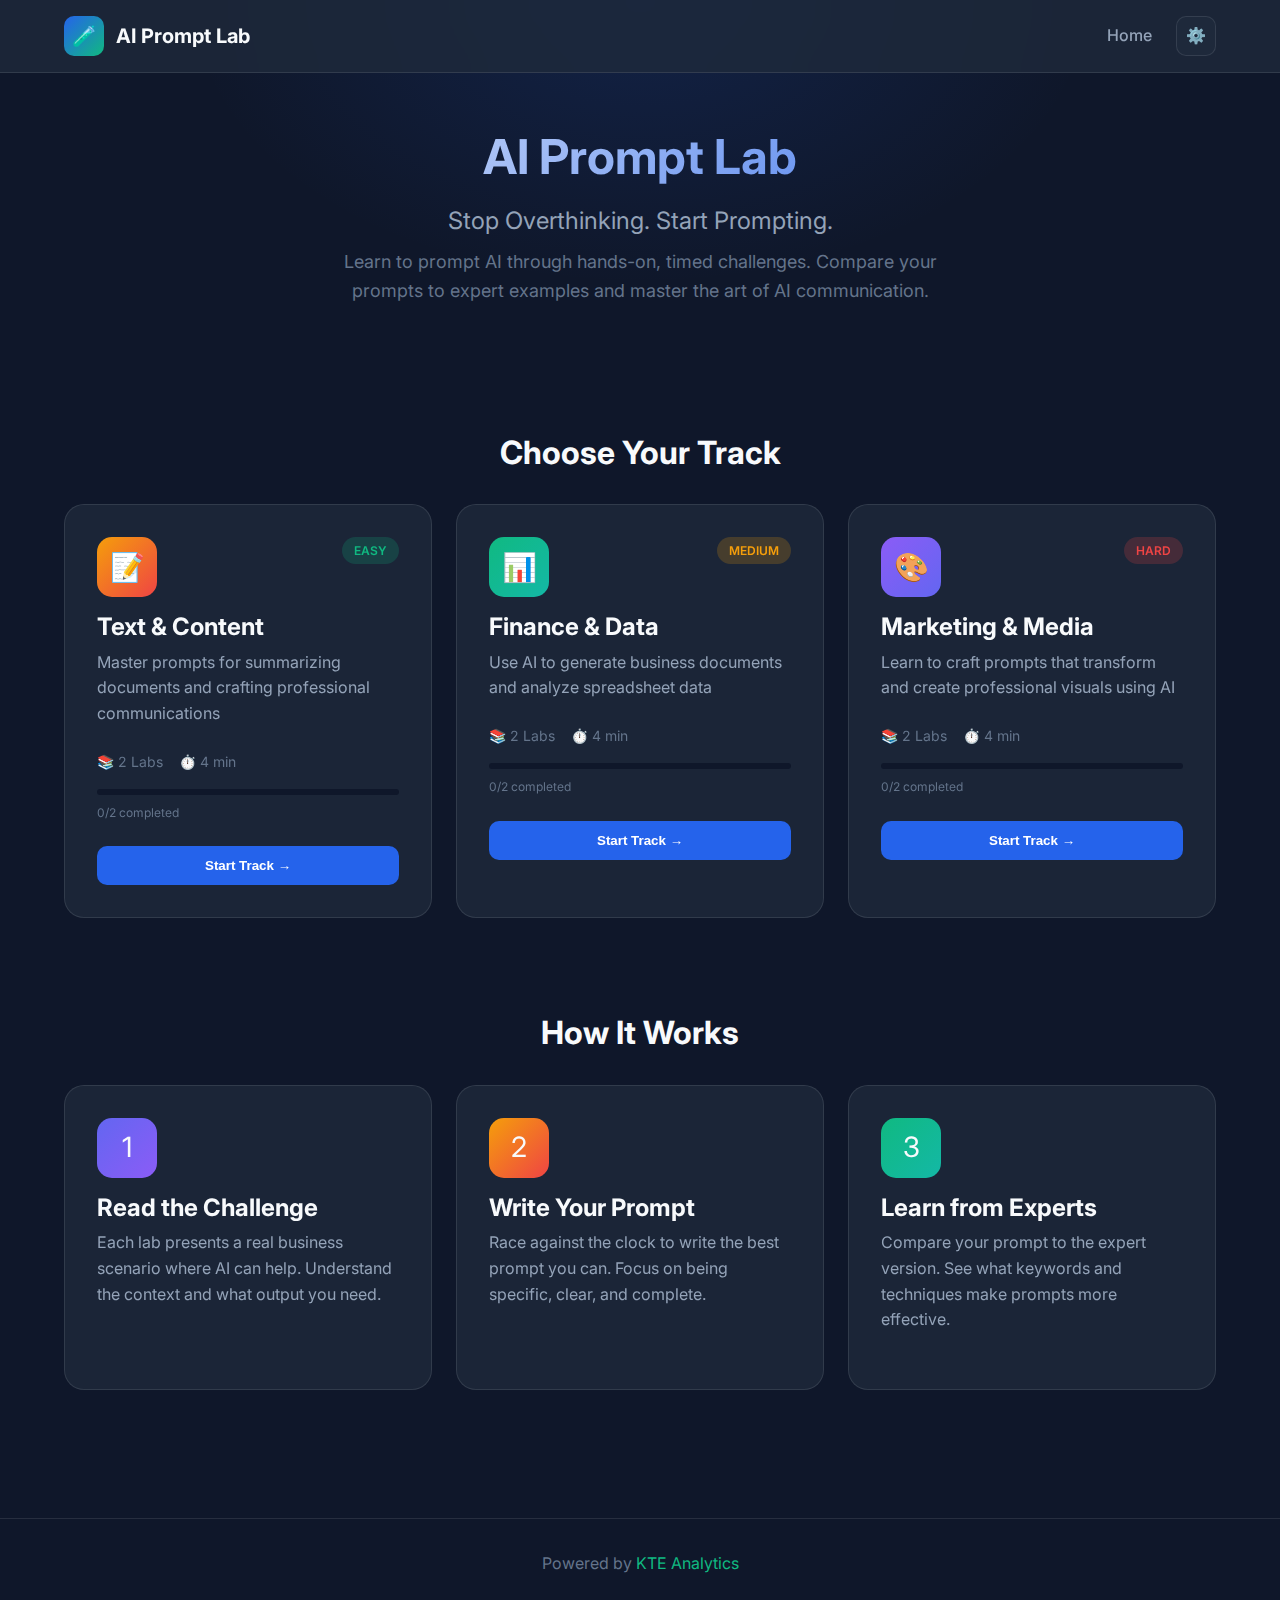
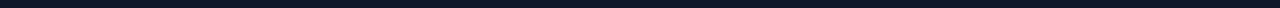
<file: index.html>
<!DOCTYPE html>
<html lang="en">
<head>
    <meta charset="UTF-8">
    <meta name="viewport" content="width=device-width, initial-scale=1.0">
    <title>AI Prompt Lab | KTE Analytics</title>
    <meta name="description" content="Learn to prompt AI through hands-on, timed challenges. Master image generation, text prompts, and automation workflows.">

    <!-- Fonts -->
    <link rel="preconnect" href="https://fonts.googleapis.com">
    <link rel="preconnect" href="https://fonts.gstatic.com" crossorigin>
    <link href="https://fonts.googleapis.com/css2?family=Inter:wght@400;500;600;700&family=JetBrains+Mono:wght@400;500&display=swap" rel="stylesheet">

    <!-- Styles -->
    <link rel="stylesheet" href="css/styles.css">

    <!-- Favicon -->
    <link rel="icon" href="data:image/svg+xml,<svg xmlns='http://www.w3.org/2000/svg' viewBox='0 0 100 100'><text y='.9em' font-size='90'>🧪</text></svg>">
</head>
<body>
    <!-- Header -->
    <header class="header">
        <div class="header-content">
            <a href="landing.html" class="logo">
                <div class="logo-icon">🧪</div>
                <span class="logo-text">AI Prompt Lab</span>
            </a>
            <nav class="header-nav">
                <a href="index.html" class="nav-link">Home</a>
                <a href="settings.html" class="settings-btn" title="Settings">
                    ⚙️
                </a>
            </nav>
        </div>
    </header>

    <!-- Main Content -->
    <main>
        <!-- Hero Section -->
        <section class="hero">
            <div class="container">
                <h1>AI Prompt Lab</h1>
                <p class="tagline">Stop Overthinking. Start Prompting.</p>
                <p class="subtitle">Learn to prompt AI through hands-on, timed challenges. Compare your prompts to expert examples and master the art of AI communication.</p>
            </div>
        </section>

        <!-- Tracks Section -->
        <section class="tracks-section">
            <div class="container">
                <h2>Choose Your Track</h2>
                <div class="tracks-grid" id="tracks-grid">
                    <!-- Track cards will be inserted by JavaScript -->
                </div>
            </div>
        </section>

        <!-- How It Works Section -->
        <section class="tracks-section">
            <div class="container">
                <h2>How It Works</h2>
                <div class="tracks-grid">
                    <div class="track-card" style="cursor: default;">
                        <div class="track-header">
                            <div class="track-icon" style="background: linear-gradient(135deg, #6366f1, #8b5cf6);">1</div>
                        </div>
                        <h3 class="track-title">Read the Challenge</h3>
                        <p class="track-description">Each lab presents a real business scenario where AI can help. Understand the context and what output you need.</p>
                    </div>
                    <div class="track-card" style="cursor: default;">
                        <div class="track-header">
                            <div class="track-icon" style="background: linear-gradient(135deg, #f59e0b, #ef4444);">2</div>
                        </div>
                        <h3 class="track-title">Write Your Prompt</h3>
                        <p class="track-description">Race against the clock to write the best prompt you can. Focus on being specific, clear, and complete.</p>
                    </div>
                    <div class="track-card" style="cursor: default;">
                        <div class="track-header">
                            <div class="track-icon" style="background: linear-gradient(135deg, #10b981, #14b8a6);">3</div>
                        </div>
                        <h3 class="track-title">Learn from Experts</h3>
                        <p class="track-description">Compare your prompt to the expert version. See what keywords and techniques make prompts more effective.</p>
                    </div>
                </div>
            </div>
        </section>
    </main>

    <!-- Footer -->
    <footer class="footer">
        <div class="container">
            <p class="footer-text">
                Powered by <a href="https://kteanalytics.com/workshops-training/" target="_blank" rel="noopener">KTE Analytics</a>
            </p>
        </div>
    </footer>

    <!-- Toast Container -->
    <div id="toast-container" class="toast-container"></div>

    <!-- Scripts -->
    <script src="js/labs.js"></script>
    <script src="js/api.js"></script>
    <script src="js/app.js"></script>
</body>
</html>
</file>
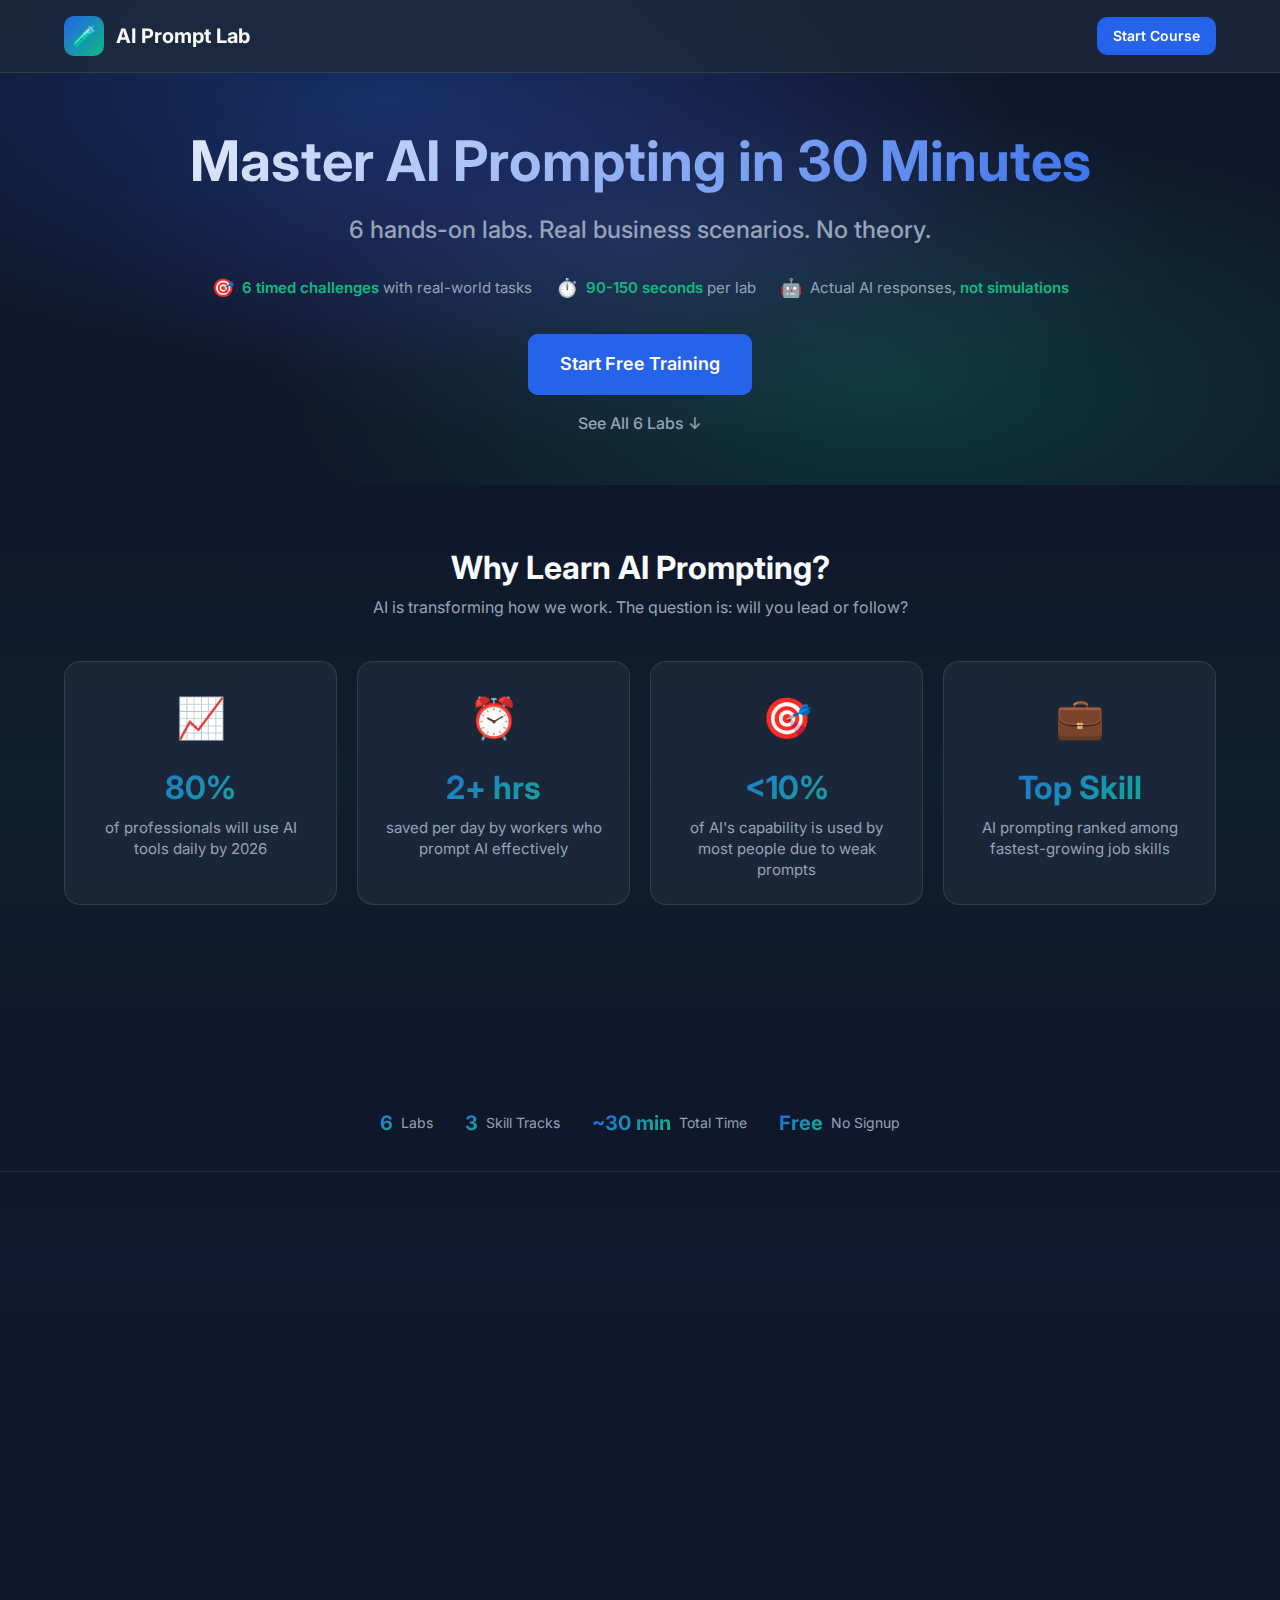
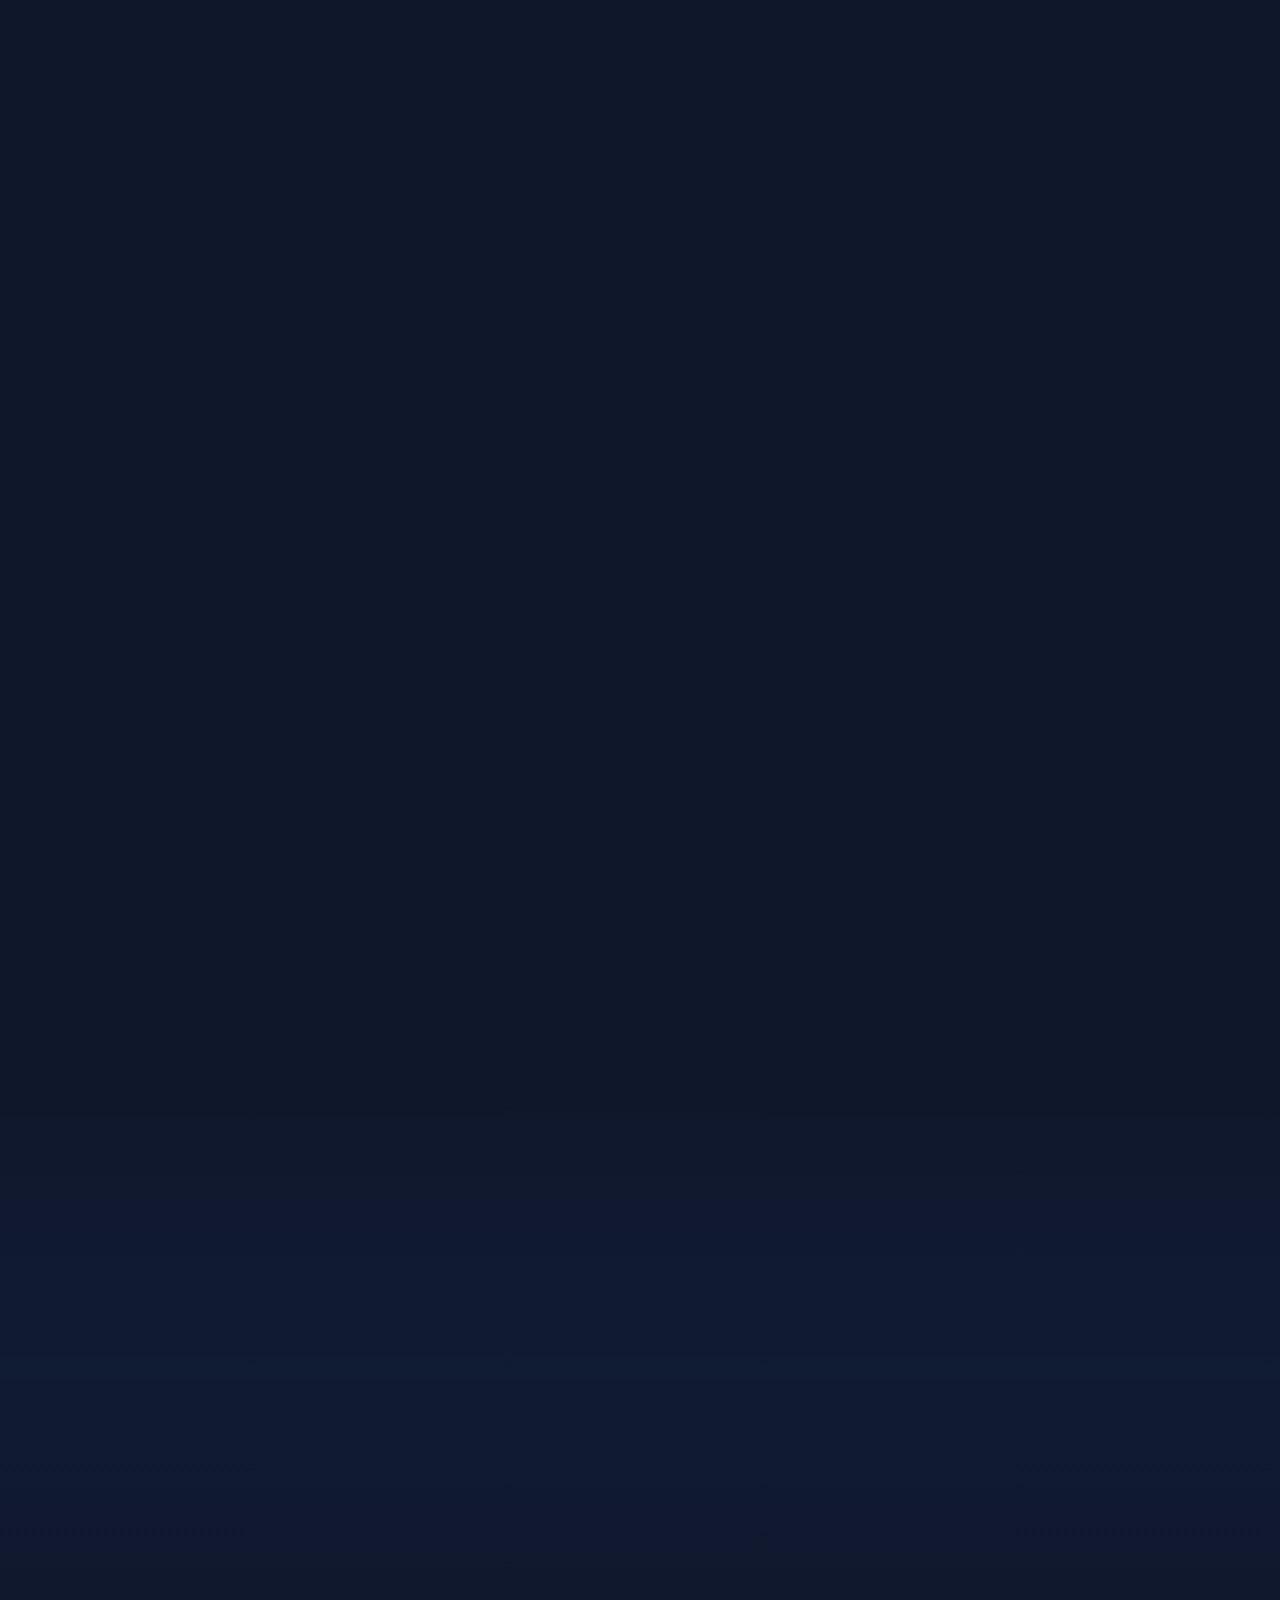
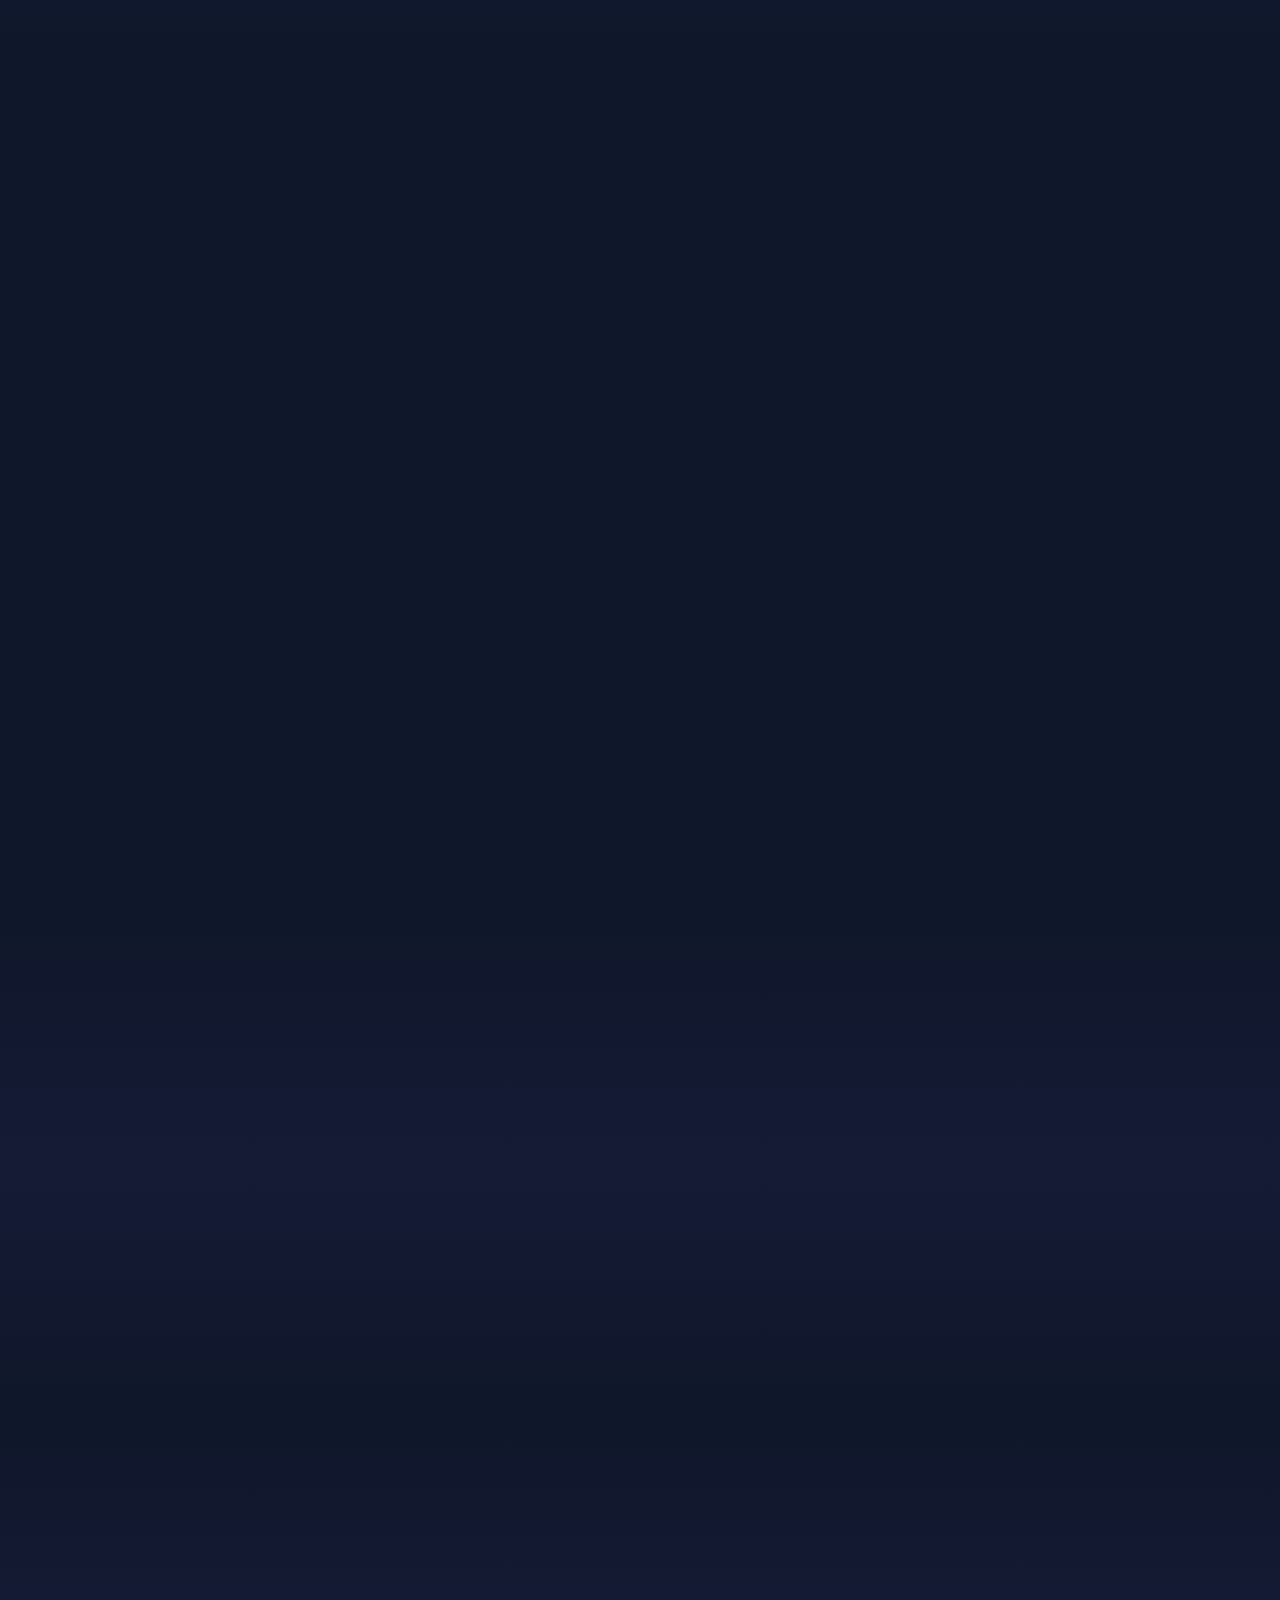
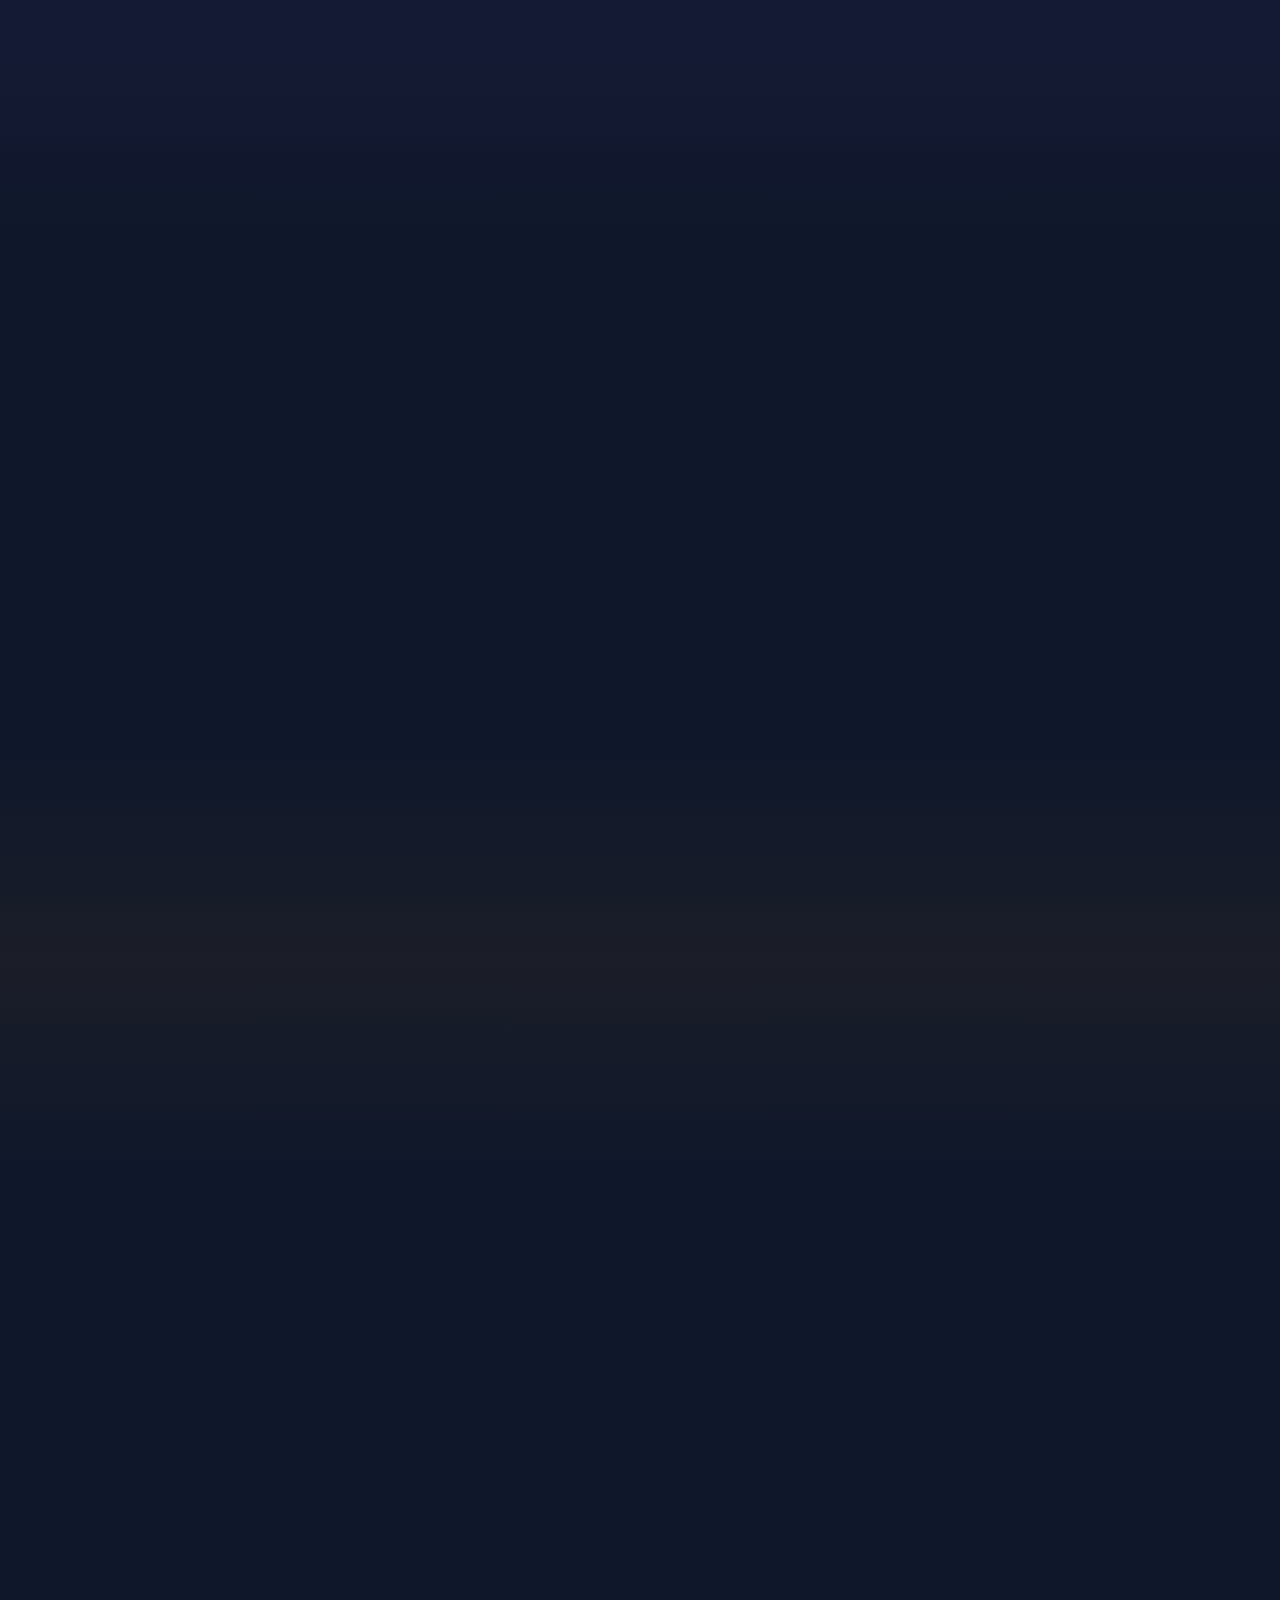
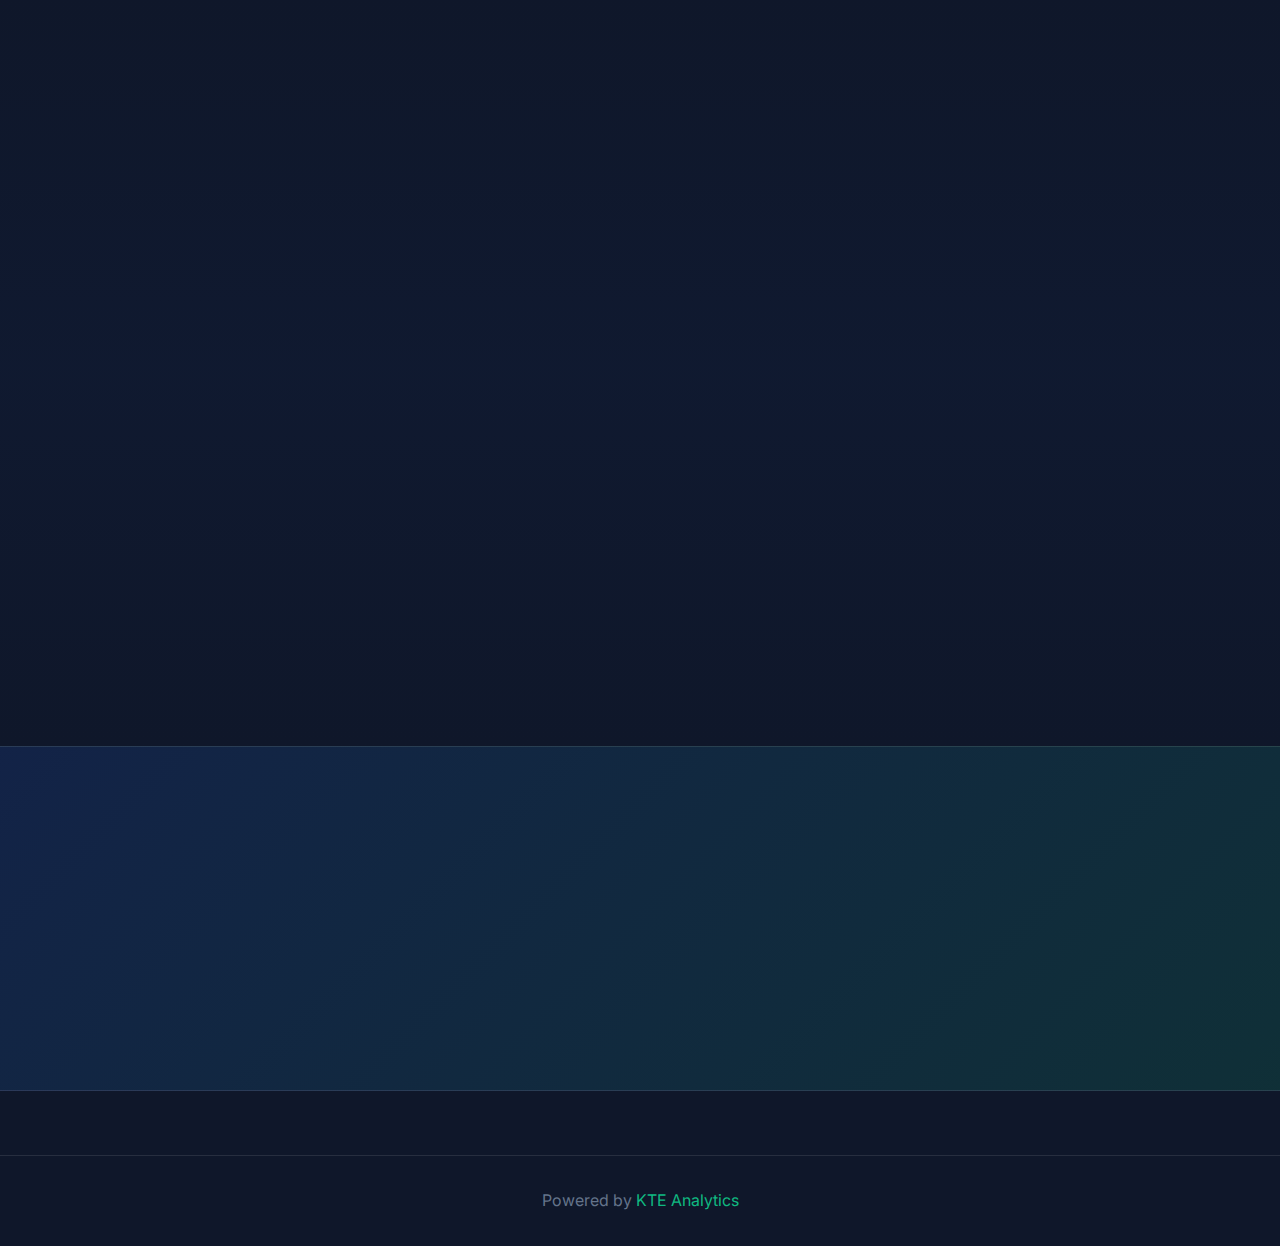
<file: landing.html>
<!DOCTYPE html>
<html lang="en">
<head>
    <meta charset="UTF-8">
    <meta name="viewport" content="width=device-width, initial-scale=1.0">
    <title>AI Prompt Lab | Master AI Prompting in 30 Minutes</title>
    <meta name="description" content="6 hands-on labs. 30 minutes. Real business scenarios. Learn to prompt AI through timed challenges - not theory.">

    <!-- Fonts -->
    <link rel="preconnect" href="https://fonts.googleapis.com">
    <link rel="preconnect" href="https://fonts.gstatic.com" crossorigin>
    <link href="https://fonts.googleapis.com/css2?family=Inter:wght@400;500;600;700&family=JetBrains+Mono:wght@400;500&display=swap" rel="stylesheet">

    <!-- Favicon -->
    <link rel="icon" href="data:image/svg+xml,<svg xmlns='http://www.w3.org/2000/svg' viewBox='0 0 100 100'><text y='.9em' font-size='90'>🧪</text></svg>">

    <style>
        /* ==================== CSS VARIABLES ==================== */
        :root {
            --primary: #2563eb;
            --primary-hover: #1d4ed8;
            --accent: #10b981;
            --accent-hover: #059669;
            --bg-dark: #0f172a;
            --bg-card: #1e293b;
            --bg-card-hover: #334155;
            --text-primary: #f8fafc;
            --text-secondary: #94a3b8;
            --text-muted: #64748b;
            --border-color: rgba(255, 255, 255, 0.1);
            --warning: #f59e0b;
            --danger: #ef4444;
            --success: #10b981;
            --shadow-lg: 0 25px 50px -12px rgba(0, 0, 0, 0.5);
            --glass-bg: rgba(30, 41, 59, 0.8);
            --glass-border: rgba(255, 255, 255, 0.1);

            /* Track colors */
            --track-text: linear-gradient(135deg, #f59e0b, #ef4444);
            --track-finance: linear-gradient(135deg, #10b981, #14b8a6);
            --track-marketing: linear-gradient(135deg, #8b5cf6, #6366f1);

            /* Difficulty colors */
            --diff-easy: #10b981;
            --diff-medium: #f59e0b;
            --diff-hard: #ef4444;
        }

        /* ==================== RESET & BASE ==================== */
        *, *::before, *::after {
            box-sizing: border-box;
            margin: 0;
            padding: 0;
        }

        html {
            scroll-behavior: smooth;
        }

        body {
            font-family: 'Inter', -apple-system, BlinkMacSystemFont, 'Segoe UI', sans-serif;
            background: var(--bg-dark);
            color: var(--text-primary);
            line-height: 1.6;
            min-height: 100vh;
            overflow-x: hidden;
        }

        /* ==================== TYPOGRAPHY ==================== */
        h1, h2, h3, h4, h5, h6 {
            font-weight: 700;
            line-height: 1.2;
        }

        h1 { font-size: 3rem; }
        h2 { font-size: 2rem; }
        h3 { font-size: 1.5rem; }

        @media (max-width: 768px) {
            h1 { font-size: 2rem; }
            h2 { font-size: 1.5rem; }
            h3 { font-size: 1.25rem; }
        }

        a {
            color: var(--primary);
            text-decoration: none;
            transition: color 0.2s ease;
        }

        a:hover {
            color: var(--accent);
        }

        /* ==================== LAYOUT ==================== */
        .container {
            max-width: 1200px;
            margin: 0 auto;
            padding: 0 1.5rem;
        }

        /* ==================== HEADER ==================== */
        .header {
            position: fixed;
            top: 0;
            left: 0;
            right: 0;
            z-index: 100;
            background: var(--glass-bg);
            backdrop-filter: blur(20px);
            border-bottom: 1px solid var(--glass-border);
        }

        .header-content {
            display: flex;
            align-items: center;
            justify-content: space-between;
            padding: 1rem 1.5rem;
            max-width: 1200px;
            margin: 0 auto;
        }

        .logo {
            display: flex;
            align-items: center;
            gap: 0.75rem;
            font-size: 1.25rem;
            font-weight: 700;
            color: var(--text-primary);
        }

        .logo-icon {
            width: 40px;
            height: 40px;
            background: linear-gradient(135deg, var(--primary), var(--accent));
            border-radius: 10px;
            display: flex;
            align-items: center;
            justify-content: center;
            font-size: 1.25rem;
        }

        .header-nav {
            display: flex;
            align-items: center;
            gap: 1.5rem;
        }

        /* ==================== BUTTONS ==================== */
        .btn {
            display: inline-flex;
            align-items: center;
            justify-content: center;
            gap: 0.5rem;
            padding: 0.875rem 1.5rem;
            border-radius: 10px;
            font-weight: 600;
            font-size: 1rem;
            cursor: pointer;
            transition: all 0.2s ease;
            border: none;
            text-decoration: none;
        }

        .btn-primary {
            background: var(--primary);
            color: white;
        }

        .btn-primary:hover {
            background: var(--primary-hover);
            transform: translateY(-2px);
            color: white;
        }

        .btn-accent {
            background: var(--accent);
            color: white;
        }

        .btn-accent:hover {
            background: var(--accent-hover);
            transform: translateY(-2px);
            color: white;
        }

        .btn-lg {
            padding: 1rem 2rem;
            font-size: 1.125rem;
        }

        .btn-header {
            padding: 0.5rem 1rem;
            font-size: 0.875rem;
        }

        /* ==================== FOOTER ==================== */
        .footer {
            padding: 2rem 0;
            text-align: center;
            border-top: 1px solid var(--border-color);
            margin-top: 4rem;
        }

        .footer a {
            color: var(--accent);
        }

        .footer-text {
            color: var(--text-muted);
        }

        /* ==================== LANDING HERO ==================== */
        .landing-hero {
            position: relative;
            padding: 8rem 0 3rem;
            text-align: center;
            overflow: hidden;
        }

        .hero-gradient-bg {
            position: absolute;
            top: 0;
            left: 0;
            right: 0;
            bottom: 0;
            background:
                radial-gradient(ellipse at 30% 20%, rgba(37, 99, 235, 0.3), transparent 50%),
                radial-gradient(ellipse at 70% 80%, rgba(16, 185, 129, 0.2), transparent 50%),
                radial-gradient(ellipse at 50% 50%, rgba(139, 92, 246, 0.15), transparent 60%);
            animation: gradientShift 15s ease-in-out infinite;
            z-index: 0;
        }

        @keyframes gradientShift {
            0%, 100% {
                transform: scale(1) rotate(0deg);
                opacity: 1;
            }
            33% {
                transform: scale(1.1) rotate(2deg);
                opacity: 0.8;
            }
            66% {
                transform: scale(0.95) rotate(-2deg);
                opacity: 0.9;
            }
        }

        .landing-hero .container {
            position: relative;
            z-index: 1;
        }

        .landing-hero-title {
            font-size: 3.5rem;
            font-weight: 700;
            margin-bottom: 1rem;
            background: linear-gradient(135deg, var(--text-primary), var(--primary), var(--accent));
            background-size: 200% 200%;
            -webkit-background-clip: text;
            -webkit-text-fill-color: transparent;
            background-clip: text;
            animation: titleGradient 5s ease infinite;
        }

        @keyframes titleGradient {
            0%, 100% { background-position: 0% 50%; }
            50% { background-position: 100% 50%; }
        }

        .landing-hero-tagline {
            font-size: 1.5rem;
            color: var(--text-secondary);
            margin-bottom: 1.5rem;
            font-weight: 500;
        }

        .hero-features {
            display: flex;
            justify-content: center;
            gap: 1.5rem;
            flex-wrap: wrap;
            margin-bottom: 2rem;
        }

        .hero-feature {
            display: flex;
            align-items: center;
            gap: 0.5rem;
            color: var(--text-secondary);
            font-size: 0.9375rem;
        }

        .hero-feature-icon {
            font-size: 1.125rem;
        }

        .hero-feature-highlight {
            color: var(--accent);
            font-weight: 600;
        }

        .landing-hero-cta {
            display: flex;
            flex-direction: column;
            align-items: center;
            gap: 1rem;
        }

        .btn-pulse {
            position: relative;
            animation: buttonPulse 2s ease-in-out infinite;
        }

        .btn-pulse::before {
            content: '';
            position: absolute;
            top: 0;
            left: 0;
            right: 0;
            bottom: 0;
            border-radius: 10px;
            background: inherit;
            z-index: -1;
            animation: pulseGlow 2s ease-in-out infinite;
        }

        @keyframes buttonPulse {
            0%, 100% { transform: scale(1); }
            50% { transform: scale(1.02); }
        }

        @keyframes pulseGlow {
            0%, 100% { opacity: 0; transform: scale(1); }
            50% { opacity: 0.4; transform: scale(1.15); }
        }

        .landing-secondary-link {
            color: var(--text-secondary);
            font-weight: 500;
            transition: color 0.2s ease;
        }

        .landing-secondary-link:hover {
            color: var(--primary);
        }

        /* ==================== STATS SECTION (COMPACT) ==================== */
        .landing-stats-compact {
            padding: 2rem 0;
            border-bottom: 1px solid var(--glass-border);
        }

        .stats-grid-compact {
            display: flex;
            justify-content: center;
            gap: 2rem;
            flex-wrap: wrap;
        }

        .stat-item-compact {
            display: flex;
            align-items: center;
            gap: 0.5rem;
            color: var(--text-secondary);
        }

        .stat-value-compact {
            font-size: 1.25rem;
            font-weight: 700;
            background: linear-gradient(135deg, var(--primary), var(--accent));
            -webkit-background-clip: text;
            -webkit-text-fill-color: transparent;
            background-clip: text;
        }

        .stat-label-compact {
            font-size: 0.875rem;
        }

        /* ==================== HOW IT WORKS (COMPACT) ==================== */
        .landing-how-it-works {
            padding: 3rem 0;
            background: linear-gradient(180deg, var(--bg-dark) 0%, rgba(37, 99, 235, 0.03) 50%, var(--bg-dark) 100%);
        }

        .how-it-works-compact {
            display: flex;
            align-items: stretch;
            justify-content: center;
            gap: 1rem;
            flex-wrap: wrap;
        }

        .how-step-compact {
            display: flex;
            align-items: center;
            gap: 0.75rem;
            background: var(--glass-bg);
            border: 1px solid var(--glass-border);
            border-radius: 12px;
            padding: 0.875rem 1.25rem;
            flex: 1;
            min-width: 240px;
            max-width: 320px;
        }

        .how-step-compact:hover {
            border-color: var(--primary);
        }

        .how-step-number {
            width: 32px;
            height: 32px;
            background: linear-gradient(135deg, var(--primary), var(--accent));
            border-radius: 50%;
            display: flex;
            align-items: center;
            justify-content: center;
            font-weight: 700;
            font-size: 0.8125rem;
            flex-shrink: 0;
        }

        .how-step-content h3 {
            font-size: 0.9375rem;
            margin-bottom: 0.125rem;
            color: var(--text-primary);
        }

        .how-step-content p {
            font-size: 0.75rem;
            color: var(--text-muted);
            line-height: 1.3;
        }

        /* ==================== THE 6 LABS SECTION ==================== */
        .labs-section {
            padding: 4rem 0;
        }

        .labs-section-header {
            text-align: center;
            margin-bottom: 3rem;
        }

        .labs-section-title {
            font-size: 2.25rem;
            margin-bottom: 0.5rem;
        }

        .labs-section-subtitle {
            font-size: 1.125rem;
            color: var(--text-secondary);
            max-width: 600px;
            margin: 0 auto;
        }

        /* Track Groups */
        .track-group {
            margin-bottom: 3rem;
        }

        .track-group:last-child {
            margin-bottom: 0;
        }

        .track-header {
            display: flex;
            align-items: center;
            gap: 1rem;
            margin-bottom: 1.5rem;
            padding-bottom: 0.75rem;
            border-bottom: 1px solid var(--glass-border);
        }

        .track-icon {
            width: 48px;
            height: 48px;
            border-radius: 12px;
            display: flex;
            align-items: center;
            justify-content: center;
            font-size: 1.5rem;
        }

        .track-icon.text { background: var(--track-text); }
        .track-icon.finance { background: var(--track-finance); }
        .track-icon.marketing { background: var(--track-marketing); }

        .track-info h3 {
            font-size: 1.375rem;
            margin-bottom: 0.25rem;
        }

        .track-meta {
            display: flex;
            align-items: center;
            gap: 0.75rem;
            font-size: 0.875rem;
            color: var(--text-muted);
        }

        .track-difficulty {
            display: inline-flex;
            align-items: center;
            gap: 0.25rem;
        }

        .track-difficulty.easy { color: var(--diff-easy); }
        .track-difficulty.medium { color: var(--diff-medium); }
        .track-difficulty.hard { color: var(--diff-hard); }

        /* Lab Cards Grid */
        .labs-grid {
            display: grid;
            grid-template-columns: repeat(auto-fill, minmax(340px, 1fr));
            gap: 1.25rem;
        }

        /* Lab Card */
        .lab-card {
            background: var(--bg-card);
            border: 1px solid var(--glass-border);
            border-radius: 16px;
            padding: 1.5rem;
            transition: all 0.3s ease;
            display: flex;
            flex-direction: column;
        }

        .lab-card:hover {
            border-color: var(--primary);
            transform: translateY(-3px);
            box-shadow: var(--shadow-lg);
        }

        .lab-card-header {
            display: flex;
            align-items: flex-start;
            gap: 1rem;
            margin-bottom: 1rem;
        }

        .lab-number {
            width: 40px;
            height: 40px;
            border-radius: 10px;
            display: flex;
            align-items: center;
            justify-content: center;
            font-weight: 700;
            font-size: 1.125rem;
            flex-shrink: 0;
        }

        .lab-number.text { background: var(--track-text); }
        .lab-number.finance { background: var(--track-finance); }
        .lab-number.marketing { background: var(--track-marketing); }

        .lab-title-wrap {
            flex: 1;
        }

        .lab-title {
            font-size: 1.125rem;
            font-weight: 600;
            margin-bottom: 0.375rem;
            color: var(--text-primary);
        }

        .lab-badges {
            display: flex;
            align-items: center;
            gap: 0.5rem;
            flex-wrap: wrap;
        }

        .lab-badge {
            display: inline-flex;
            align-items: center;
            gap: 0.25rem;
            font-size: 0.6875rem;
            padding: 0.25rem 0.5rem;
            border-radius: 4px;
            font-weight: 500;
            text-transform: uppercase;
            letter-spacing: 0.3px;
        }

        .lab-badge-track {
            background: rgba(255, 255, 255, 0.1);
            color: var(--text-secondary);
        }

        .lab-badge-difficulty {
            color: white;
        }

        .lab-badge-difficulty.easy { background: var(--diff-easy); }
        .lab-badge-difficulty.medium { background: var(--diff-medium); }
        .lab-badge-difficulty.hard { background: var(--diff-hard); }

        .lab-badge-time {
            background: rgba(37, 99, 235, 0.2);
            color: var(--primary);
        }

        .lab-description {
            font-size: 0.9375rem;
            color: var(--text-secondary);
            line-height: 1.6;
            flex: 1;
        }

        /* ==================== MARKETING PREVIEW (with images) ==================== */
        .marketing-preview {
            padding: 4rem 0;
            background: linear-gradient(180deg, var(--bg-dark) 0%, rgba(139, 92, 246, 0.05) 50%, var(--bg-dark) 100%);
        }

        .preview-header {
            text-align: center;
            margin-bottom: 2.5rem;
        }

        .preview-header h2 {
            font-size: 1.75rem;
            margin-bottom: 0.5rem;
        }

        .preview-header p {
            color: var(--text-secondary);
            font-size: 1rem;
        }

        .transformation-cards {
            display: flex;
            align-items: center;
            justify-content: center;
            gap: 1.25rem;
            flex-wrap: wrap;
        }

        .transformation-card {
            position: relative;
            background: var(--glass-bg);
            border: 1px solid var(--glass-border);
            border-radius: 16px;
            overflow: hidden;
            width: 100%;
            max-width: 300px;
            flex: 1;
            min-width: 240px;
            transition: transform 0.3s ease, box-shadow 0.3s ease;
        }

        .transformation-card:hover {
            transform: translateY(-5px);
            box-shadow: var(--shadow-lg);
        }

        .transformation-badge {
            position: absolute;
            top: 0.75rem;
            left: 0.75rem;
            width: 28px;
            height: 28px;
            background: var(--primary);
            border-radius: 50%;
            display: flex;
            align-items: center;
            justify-content: center;
            font-weight: 700;
            font-size: 0.75rem;
            z-index: 1;
        }

        .transformation-image-wrapper {
            aspect-ratio: 4/3;
            overflow: hidden;
        }

        .transformation-image {
            width: 100%;
            height: 100%;
            object-fit: cover;
            transition: transform 0.3s ease;
        }

        .transformation-card:hover .transformation-image {
            transform: scale(1.05);
        }

        .transformation-caption {
            padding: 0.875rem;
            text-align: center;
            font-weight: 500;
            font-size: 0.875rem;
            color: var(--text-secondary);
        }

        .transformation-arrow {
            font-size: 1.75rem;
            color: var(--primary);
            animation: arrowPulse 1.5s ease-in-out infinite;
            flex-shrink: 0;
        }

        @keyframes arrowPulse {
            0%, 100% { transform: translateX(0); opacity: 1; }
            50% { transform: translateX(5px); opacity: 0.7; }
        }

        /* ==================== FINAL CTA ==================== */
        .landing-final-cta {
            text-align: center;
            padding: 4rem 0;
            background: linear-gradient(135deg, rgba(37, 99, 235, 0.15), rgba(16, 185, 129, 0.15));
            border-top: 1px solid var(--glass-border);
            border-bottom: 1px solid var(--glass-border);
        }

        .landing-cta-title {
            font-size: 2.25rem;
            margin-bottom: 0.75rem;
            line-height: 1.2;
        }

        .landing-cta-subtitle {
            font-size: 1rem;
            color: var(--text-secondary);
            margin-bottom: 1.5rem;
        }

        .partner-section {
            margin-top: 1.5rem;
        }

        .partner-label {
            color: var(--text-muted);
            font-size: 0.875rem;
            margin-right: 0.5rem;
        }

        .partner-link {
            color: var(--accent);
            font-weight: 600;
            font-size: 1rem;
        }

        /* ==================== SCROLL ANIMATIONS ==================== */
        .scroll-animate {
            opacity: 0;
            transform: translateY(30px);
            transition: opacity 0.6s ease, transform 0.6s ease;
        }

        .scroll-animate.visible {
            opacity: 1;
            transform: translateY(0);
        }

        .scroll-animate[data-delay="100"] { transition-delay: 0.1s; }
        .scroll-animate[data-delay="200"] { transition-delay: 0.2s; }
        .scroll-animate[data-delay="300"] { transition-delay: 0.3s; }

        /* ==================== RESPONSIVE ==================== */
        @media (max-width: 1024px) {
            .labs-grid {
                grid-template-columns: repeat(auto-fill, minmax(300px, 1fr));
            }
        }

        @media (max-width: 768px) {
            .landing-hero {
                padding: 7rem 0 2.5rem;
            }

            .landing-hero-title {
                font-size: 2.25rem;
            }

            .landing-hero-tagline {
                font-size: 1.25rem;
            }

            .hero-features {
                flex-direction: column;
                gap: 0.75rem;
            }

            .labs-section {
                padding: 3rem 0;
            }

            .labs-grid {
                grid-template-columns: 1fr;
            }

            .transformation-cards {
                flex-direction: column;
                align-items: center;
            }

            .transformation-arrow {
                transform: rotate(90deg);
            }

            .transformation-card {
                max-width: 320px;
            }

            .landing-cta-title {
                font-size: 1.75rem;
            }

            .landing-final-cta {
                padding: 3rem 0;
            }

            .track-header {
                flex-wrap: wrap;
            }
        }

        @media (max-width: 640px) {
            .header-content {
                padding: 0.75rem 1rem;
            }

            .logo-text {
                display: none;
            }

            .stats-grid-compact {
                gap: 1rem;
            }

            .how-step-compact {
                min-width: 100%;
                max-width: none;
            }

            .lab-card {
                padding: 1.25rem;
            }

            .lab-card-header {
                flex-direction: column;
                gap: 0.75rem;
            }

            .lab-number {
                width: 36px;
                height: 36px;
                font-size: 1rem;
            }
        }

        @media (max-width: 480px) {
            .landing-hero-title {
                font-size: 1.75rem;
            }

            .labs-section-title {
                font-size: 1.75rem;
            }

            .track-icon {
                width: 40px;
                height: 40px;
                font-size: 1.25rem;
            }

            .track-info h3 {
                font-size: 1.125rem;
            }
        }

        /* ==================== WHY LEARN AI SECTION ==================== */
        .why-learn-section {
            padding: 4rem 0;
            background: linear-gradient(180deg, var(--bg-dark) 0%, rgba(16, 185, 129, 0.05) 50%, var(--bg-dark) 100%);
        }

        .why-learn-header {
            text-align: center;
            margin-bottom: 2.5rem;
        }

        .why-learn-header h2 {
            font-size: 2rem;
            margin-bottom: 0.5rem;
        }

        .why-learn-header p {
            color: var(--text-secondary);
            font-size: 1rem;
        }

        .stats-cards {
            display: grid;
            grid-template-columns: repeat(auto-fit, minmax(260px, 1fr));
            gap: 1.25rem;
            margin-bottom: 2rem;
        }

        .stat-card {
            background: var(--glass-bg);
            border: 1px solid var(--glass-border);
            border-radius: 16px;
            padding: 1.5rem;
            text-align: center;
            transition: all 0.3s ease;
        }

        .stat-card:hover {
            border-color: var(--accent);
            transform: translateY(-3px);
        }

        .stat-card-icon {
            font-size: 2.5rem;
            margin-bottom: 0.75rem;
        }

        .stat-card-value {
            font-size: 2rem;
            font-weight: 700;
            background: linear-gradient(135deg, var(--primary), var(--accent));
            -webkit-background-clip: text;
            -webkit-text-fill-color: transparent;
            background-clip: text;
            margin-bottom: 0.25rem;
        }

        .stat-card-label {
            font-size: 0.9375rem;
            color: var(--text-secondary);
            line-height: 1.4;
        }

        .why-learn-hook {
            text-align: center;
            font-size: 1.25rem;
            color: var(--text-primary);
            font-weight: 500;
            margin-top: 1.5rem;
            padding: 1.25rem;
            background: linear-gradient(135deg, rgba(37, 99, 235, 0.1), rgba(16, 185, 129, 0.1));
            border-radius: 12px;
            border: 1px solid var(--glass-border);
        }

        .why-learn-hook span {
            color: var(--accent);
        }

        /* ==================== SKILLS GRID SECTION ==================== */
        .skills-section {
            padding: 4rem 0;
            background: linear-gradient(180deg, var(--bg-dark) 0%, rgba(37, 99, 235, 0.05) 50%, var(--bg-dark) 100%);
        }

        .skills-header {
            text-align: center;
            margin-bottom: 2.5rem;
        }

        .skills-header h2 {
            font-size: 2rem;
            margin-bottom: 0.5rem;
        }

        .skills-header p {
            color: var(--text-secondary);
            font-size: 1rem;
        }

        .skills-grid {
            display: grid;
            grid-template-columns: repeat(auto-fit, minmax(180px, 1fr));
            gap: 1rem;
        }

        .skill-card {
            background: var(--glass-bg);
            border: 1px solid var(--glass-border);
            border-radius: 12px;
            padding: 1.25rem;
            text-align: center;
            transition: all 0.3s ease;
        }

        .skill-card:hover {
            border-color: var(--primary);
            transform: translateY(-2px);
        }

        .skill-icon {
            font-size: 2rem;
            margin-bottom: 0.5rem;
        }

        .skill-name {
            font-size: 1rem;
            font-weight: 600;
            color: var(--text-primary);
            margin-bottom: 0.25rem;
        }

        .skill-desc {
            font-size: 0.8125rem;
            color: var(--text-muted);
            line-height: 1.4;
        }

        /* ==================== PROMPT COMPARISON SECTION ==================== */
        .comparison-section {
            padding: 4rem 0;
            background: var(--bg-dark);
        }

        .comparison-header {
            text-align: center;
            margin-bottom: 2.5rem;
        }

        .comparison-header h2 {
            font-size: 2rem;
            margin-bottom: 0.5rem;
        }

        .comparison-header p {
            color: var(--text-secondary);
            font-size: 1rem;
        }

        .comparison-container {
            display: grid;
            grid-template-columns: 1fr 1fr;
            gap: 1.5rem;
            margin-bottom: 2rem;
        }

        .comparison-card {
            background: var(--glass-bg);
            border-radius: 16px;
            overflow: hidden;
            border: 2px solid transparent;
        }

        .comparison-card.weak {
            border-color: var(--danger);
        }

        .comparison-card.expert {
            border-color: var(--success);
        }

        .comparison-card-header {
            padding: 0.875rem 1.25rem;
            font-weight: 600;
            font-size: 0.9375rem;
            display: flex;
            align-items: center;
            gap: 0.5rem;
        }

        .comparison-card.weak .comparison-card-header {
            background: rgba(239, 68, 68, 0.15);
            color: var(--danger);
        }

        .comparison-card.expert .comparison-card-header {
            background: rgba(16, 185, 129, 0.15);
            color: var(--success);
        }

        .comparison-card-body {
            padding: 1.25rem;
        }

        .prompt-text {
            font-family: 'JetBrains Mono', monospace;
            font-size: 0.875rem;
            line-height: 1.6;
            color: var(--text-secondary);
            background: rgba(0, 0, 0, 0.2);
            padding: 1rem;
            border-radius: 8px;
            white-space: pre-wrap;
        }

        .comparison-insights {
            background: var(--glass-bg);
            border: 1px solid var(--glass-border);
            border-radius: 12px;
            padding: 1.5rem;
        }

        .comparison-insights h4 {
            font-size: 1rem;
            margin-bottom: 1rem;
            color: var(--text-primary);
        }

        .insights-list {
            display: grid;
            grid-template-columns: repeat(auto-fit, minmax(200px, 1fr));
            gap: 0.75rem;
        }

        .insight-item {
            display: flex;
            align-items: center;
            gap: 0.5rem;
            font-size: 0.875rem;
            color: var(--text-secondary);
        }

        .insight-icon {
            color: var(--success);
        }

        @media (max-width: 768px) {
            .comparison-container {
                grid-template-columns: 1fr;
            }
        }

        /* ==================== JOURNEY TIMELINE SECTION ==================== */
        .journey-section {
            padding: 4rem 0;
            background: linear-gradient(180deg, var(--bg-dark) 0%, rgba(139, 92, 246, 0.05) 50%, var(--bg-dark) 100%);
        }

        .journey-header {
            text-align: center;
            margin-bottom: 2.5rem;
        }

        .journey-header h2 {
            font-size: 2rem;
            margin-bottom: 0.5rem;
        }

        .journey-header p {
            color: var(--text-secondary);
            font-size: 1rem;
        }

        .journey-timeline {
            display: flex;
            justify-content: center;
            align-items: stretch;
            gap: 1rem;
            flex-wrap: wrap;
            position: relative;
        }

        .journey-step {
            background: var(--glass-bg);
            border: 1px solid var(--glass-border);
            border-radius: 16px;
            padding: 1.5rem;
            flex: 1;
            min-width: 280px;
            max-width: 350px;
            position: relative;
            transition: all 0.3s ease;
        }

        .journey-step:hover {
            transform: translateY(-3px);
            box-shadow: var(--shadow-lg);
        }

        .journey-step.easy { border-top: 3px solid var(--diff-easy); }
        .journey-step.medium { border-top: 3px solid var(--diff-medium); }
        .journey-step.hard { border-top: 3px solid var(--diff-hard); }

        .journey-time {
            font-size: 0.75rem;
            font-weight: 600;
            text-transform: uppercase;
            letter-spacing: 0.5px;
            margin-bottom: 0.75rem;
        }

        .journey-step.easy .journey-time { color: var(--diff-easy); }
        .journey-step.medium .journey-time { color: var(--diff-medium); }
        .journey-step.hard .journey-time { color: var(--diff-hard); }

        .journey-title {
            font-size: 1.125rem;
            font-weight: 600;
            margin-bottom: 0.5rem;
            color: var(--text-primary);
            display: flex;
            align-items: center;
            gap: 0.5rem;
        }

        .journey-difficulty {
            font-size: 0.6875rem;
            padding: 0.25rem 0.5rem;
            border-radius: 4px;
            color: white;
        }

        .journey-step.easy .journey-difficulty { background: var(--diff-easy); }
        .journey-step.medium .journey-difficulty { background: var(--diff-medium); }
        .journey-step.hard .journey-difficulty { background: var(--diff-hard); }

        .journey-desc {
            font-size: 0.875rem;
            color: var(--text-secondary);
            line-height: 1.5;
        }

        .journey-connector {
            display: flex;
            align-items: center;
            font-size: 1.5rem;
            color: var(--primary);
        }

        @media (max-width: 1024px) {
            .journey-timeline {
                flex-direction: column;
                align-items: center;
            }

            .journey-connector {
                transform: rotate(90deg);
            }

            .journey-step {
                max-width: 100%;
            }
        }

        /* ==================== WHO IS THIS FOR SECTION ==================== */
        .personas-section {
            padding: 4rem 0;
            background: var(--bg-dark);
        }

        .personas-header {
            text-align: center;
            margin-bottom: 2.5rem;
        }

        .personas-header h2 {
            font-size: 2rem;
            margin-bottom: 0.5rem;
        }

        .personas-header p {
            color: var(--text-secondary);
            font-size: 1rem;
        }

        .personas-grid {
            display: grid;
            grid-template-columns: repeat(auto-fit, minmax(300px, 1fr));
            gap: 1.5rem;
        }

        .persona-card {
            background: var(--glass-bg);
            border: 1px solid var(--glass-border);
            border-radius: 16px;
            padding: 1.75rem;
            transition: all 0.3s ease;
        }

        .persona-card:hover {
            border-color: var(--primary);
            transform: translateY(-3px);
        }

        .persona-icon {
            font-size: 2.5rem;
            margin-bottom: 1rem;
        }

        .persona-title {
            font-size: 1.125rem;
            font-weight: 600;
            color: var(--text-primary);
            margin-bottom: 0.5rem;
        }

        .persona-desc {
            font-size: 0.9375rem;
            color: var(--text-secondary);
            line-height: 1.6;
            font-style: italic;
        }

        /* ==================== SCORING SECTION ==================== */
        .scoring-section {
            padding: 4rem 0;
            background: linear-gradient(180deg, var(--bg-dark) 0%, rgba(245, 158, 11, 0.05) 50%, var(--bg-dark) 100%);
        }

        .scoring-header {
            text-align: center;
            margin-bottom: 2.5rem;
        }

        .scoring-header h2 {
            font-size: 2rem;
            margin-bottom: 0.5rem;
        }

        .scoring-header p {
            color: var(--text-secondary);
            font-size: 1rem;
        }

        .scoring-grid {
            display: grid;
            grid-template-columns: repeat(auto-fit, minmax(220px, 1fr));
            gap: 1rem;
            margin-bottom: 1.5rem;
        }

        .scoring-item {
            background: var(--glass-bg);
            border: 1px solid var(--glass-border);
            border-radius: 12px;
            padding: 1.25rem;
            display: flex;
            align-items: flex-start;
            gap: 0.75rem;
            transition: all 0.3s ease;
        }

        .scoring-item:hover {
            border-color: var(--warning);
        }

        .scoring-icon {
            font-size: 1.5rem;
            flex-shrink: 0;
        }

        .scoring-content h4 {
            font-size: 0.9375rem;
            font-weight: 600;
            margin-bottom: 0.25rem;
            color: var(--text-primary);
        }

        .scoring-content p {
            font-size: 0.8125rem;
            color: var(--text-muted);
        }

        .scoring-cta {
            text-align: center;
            font-size: 1rem;
            color: var(--text-secondary);
        }

        .scoring-cta span {
            color: var(--warning);
            font-weight: 600;
        }

        /* ==================== POWERED BY AI SECTION ==================== */
        .ai-powered-section {
            padding: 4rem 0;
            background: var(--bg-dark);
        }

        .ai-powered-container {
            display: flex;
            align-items: center;
            gap: 3rem;
            flex-wrap: wrap;
        }

        .ai-powered-content {
            flex: 1;
            min-width: 300px;
        }

        .ai-powered-content h2 {
            font-size: 2rem;
            margin-bottom: 1rem;
            display: flex;
            align-items: center;
            gap: 0.75rem;
        }

        .gemini-badge {
            display: inline-flex;
            align-items: center;
            gap: 0.5rem;
            background: linear-gradient(135deg, #4285f4, #34a853, #fbbc05, #ea4335);
            padding: 0.5rem 0.875rem;
            border-radius: 8px;
            font-size: 0.875rem;
            font-weight: 600;
        }

        .ai-powered-list {
            list-style: none;
            margin-bottom: 1.5rem;
        }

        .ai-powered-list li {
            display: flex;
            align-items: center;
            gap: 0.75rem;
            font-size: 1rem;
            color: var(--text-secondary);
            margin-bottom: 0.75rem;
        }

        .ai-powered-list li::before {
            content: '✓';
            color: var(--accent);
            font-weight: 700;
        }

        .ai-powered-note {
            font-size: 0.875rem;
            color: var(--text-muted);
            padding: 1rem;
            background: rgba(0, 0, 0, 0.2);
            border-radius: 8px;
            border-left: 3px solid var(--primary);
        }

        .ai-powered-visual {
            flex: 1;
            min-width: 280px;
            display: flex;
            justify-content: center;
        }

        .ai-demo-card {
            background: var(--glass-bg);
            border: 1px solid var(--glass-border);
            border-radius: 16px;
            padding: 1.5rem;
            width: 100%;
            max-width: 400px;
        }

        .ai-demo-header {
            display: flex;
            align-items: center;
            gap: 0.5rem;
            margin-bottom: 1rem;
            font-size: 0.875rem;
            color: var(--text-muted);
        }

        .ai-demo-comparison {
            display: grid;
            grid-template-columns: 1fr 1fr;
            gap: 0.75rem;
        }

        .ai-demo-box {
            padding: 0.75rem;
            border-radius: 8px;
            font-size: 0.8125rem;
        }

        .ai-demo-box.yours {
            background: rgba(37, 99, 235, 0.15);
            border: 1px solid rgba(37, 99, 235, 0.3);
        }

        .ai-demo-box.expert {
            background: rgba(16, 185, 129, 0.15);
            border: 1px solid rgba(16, 185, 129, 0.3);
        }

        .ai-demo-box-label {
            font-weight: 600;
            font-size: 0.6875rem;
            text-transform: uppercase;
            letter-spacing: 0.5px;
            margin-bottom: 0.5rem;
        }

        .ai-demo-box.yours .ai-demo-box-label { color: var(--primary); }
        .ai-demo-box.expert .ai-demo-box-label { color: var(--accent); }

        .ai-demo-box p {
            color: var(--text-secondary);
            line-height: 1.4;
        }

        @media (max-width: 768px) {
            .ai-powered-container {
                flex-direction: column;
                text-align: center;
            }

            .ai-powered-content h2 {
                justify-content: center;
                flex-wrap: wrap;
            }

            .ai-powered-list li {
                justify-content: center;
            }
        }

        /* ==================== FAQ SECTION ==================== */
        .faq-section {
            padding: 4rem 0;
            background: linear-gradient(180deg, var(--bg-dark) 0%, rgba(37, 99, 235, 0.03) 50%, var(--bg-dark) 100%);
        }

        .faq-header {
            text-align: center;
            margin-bottom: 2.5rem;
        }

        .faq-header h2 {
            font-size: 2rem;
            margin-bottom: 0.5rem;
        }

        .faq-header p {
            color: var(--text-secondary);
            font-size: 1rem;
        }

        .faq-list {
            max-width: 800px;
            margin: 0 auto;
        }

        .faq-item {
            background: var(--glass-bg);
            border: 1px solid var(--glass-border);
            border-radius: 12px;
            margin-bottom: 0.75rem;
            overflow: hidden;
            transition: all 0.3s ease;
        }

        .faq-item:hover {
            border-color: var(--primary);
        }

        .faq-question {
            padding: 1.25rem;
            cursor: pointer;
            display: flex;
            justify-content: space-between;
            align-items: center;
            font-weight: 600;
            color: var(--text-primary);
            user-select: none;
        }

        .faq-question:hover {
            color: var(--primary);
        }

        .faq-toggle {
            font-size: 1.25rem;
            transition: transform 0.3s ease;
            color: var(--text-muted);
        }

        .faq-item.active .faq-toggle {
            transform: rotate(45deg);
            color: var(--primary);
        }

        .faq-answer {
            max-height: 0;
            overflow: hidden;
            transition: max-height 0.3s ease, padding 0.3s ease;
        }

        .faq-item.active .faq-answer {
            max-height: 200px;
        }

        .faq-answer-content {
            padding: 0 1.25rem 1.25rem;
            color: var(--text-secondary);
            font-size: 0.9375rem;
            line-height: 1.6;
        }
    </style>
</head>
<body>
    <!-- Header -->
    <header class="header">
        <div class="header-content">
            <a href="landing.html" class="logo">
                <div class="logo-icon">🧪</div>
                <span class="logo-text">AI Prompt Lab</span>
            </a>
            <nav class="header-nav">
                <a href="#" onclick="startCourse(); return false;" class="btn btn-primary btn-header">Start Course</a>
            </nav>
        </div>
    </header>

    <!-- Main Content -->
    <main>
        <!-- Hero Section -->
        <section class="landing-hero">
            <div class="hero-gradient-bg"></div>
            <div class="container">
                <h1 class="landing-hero-title">Master AI Prompting in 30 Minutes</h1>
                <p class="landing-hero-tagline">6 hands-on labs. Real business scenarios. No theory.</p>

                <div class="hero-features">
                    <div class="hero-feature">
                        <span class="hero-feature-icon">🎯</span>
                        <span><span class="hero-feature-highlight">6 timed challenges</span> with real-world tasks</span>
                    </div>
                    <div class="hero-feature">
                        <span class="hero-feature-icon">⏱️</span>
                        <span><span class="hero-feature-highlight">90-150 seconds</span> per lab</span>
                    </div>
                    <div class="hero-feature">
                        <span class="hero-feature-icon">🤖</span>
                        <span>Actual AI responses, <span class="hero-feature-highlight">not simulations</span></span>
                    </div>
                </div>

                <div class="landing-hero-cta">
                    <a href="#" onclick="startCourse(); return false;" class="btn btn-primary btn-lg btn-pulse">Start Free Training</a>
                    <a href="#labs" class="landing-secondary-link">See All 6 Labs ↓</a>
                </div>
            </div>
        </section>

        <!-- Why Learn AI Prompting? -->
        <section class="why-learn-section">
            <div class="container">
                <div class="why-learn-header scroll-animate">
                    <h2>Why Learn AI Prompting?</h2>
                    <p>AI is transforming how we work. The question is: will you lead or follow?</p>
                </div>

                <div class="stats-cards">
                    <div class="stat-card scroll-animate">
                        <div class="stat-card-icon">📈</div>
                        <div class="stat-card-value">80%</div>
                        <div class="stat-card-label">of professionals will use AI tools daily by 2026</div>
                    </div>
                    <div class="stat-card scroll-animate" data-delay="100">
                        <div class="stat-card-icon">⏰</div>
                        <div class="stat-card-value">2+ hrs</div>
                        <div class="stat-card-label">saved per day by workers who prompt AI effectively</div>
                    </div>
                    <div class="stat-card scroll-animate" data-delay="200">
                        <div class="stat-card-icon">🎯</div>
                        <div class="stat-card-value">&lt;10%</div>
                        <div class="stat-card-label">of AI's capability is used by most people due to weak prompts</div>
                    </div>
                    <div class="stat-card scroll-animate" data-delay="300">
                        <div class="stat-card-icon">💼</div>
                        <div class="stat-card-value">Top Skill</div>
                        <div class="stat-card-label">AI prompting ranked among fastest-growing job skills</div>
                    </div>
                </div>

                <div class="why-learn-hook scroll-animate">
                    The difference between <span>frustrating AI</span> and <span>useful AI</span>? <strong>Your prompt.</strong>
                </div>
            </div>
        </section>

        <!-- Quick Stats -->
        <section class="landing-stats-compact">
            <div class="container">
                <div class="stats-grid-compact">
                    <div class="stat-item-compact">
                        <span class="stat-value-compact">6</span>
                        <span class="stat-label-compact">Labs</span>
                    </div>
                    <div class="stat-item-compact">
                        <span class="stat-value-compact">3</span>
                        <span class="stat-label-compact">Skill Tracks</span>
                    </div>
                    <div class="stat-item-compact">
                        <span class="stat-value-compact">~30 min</span>
                        <span class="stat-label-compact">Total Time</span>
                    </div>
                    <div class="stat-item-compact">
                        <span class="stat-value-compact">Free</span>
                        <span class="stat-label-compact">No Signup</span>
                    </div>
                </div>
            </div>
        </section>

        <!-- How It Works (Compact) -->
        <section class="landing-how-it-works">
            <div class="container">
                <div class="how-it-works-compact">
                    <div class="how-step-compact scroll-animate">
                        <div class="how-step-number">1</div>
                        <div class="how-step-content">
                            <h3>Read the Scenario</h3>
                            <p>Real business task, not abstract exercises</p>
                        </div>
                    </div>

                    <div class="how-step-compact scroll-animate" data-delay="100">
                        <div class="how-step-number">2</div>
                        <div class="how-step-content">
                            <h3>Write Your Prompt</h3>
                            <p>Race the clock - focus beats perfection</p>
                        </div>
                    </div>

                    <div class="how-step-compact scroll-animate" data-delay="200">
                        <div class="how-step-number">3</div>
                        <div class="how-step-content">
                            <h3>Compare & Learn</h3>
                            <p>See expert prompts and key takeaways</p>
                        </div>
                    </div>
                </div>
            </div>
        </section>

        <!-- The 6 Labs Section -->
        <section id="labs" class="labs-section">
            <div class="container">
                <div class="labs-section-header scroll-animate">
                    <h2 class="labs-section-title">The 6 Labs</h2>
                    <p class="labs-section-subtitle">Every challenge uses a real business scenario. Here's exactly what you'll build.</p>
                </div>

                <!-- Track 1: Text & Content (Easy - Start Here) -->
                <div class="track-group scroll-animate">
                    <div class="track-header">
                        <div class="track-icon text">📝</div>
                        <div class="track-info">
                            <h3>Text & Content</h3>
                            <div class="track-meta">
                                <span class="track-difficulty easy">● Easy - Start Here</span>
                                <span>2 Labs</span>
                            </div>
                        </div>
                    </div>

                    <div class="labs-grid">
                        <div class="lab-card">
                            <div class="lab-card-header">
                                <div class="lab-number text">1</div>
                                <div class="lab-title-wrap">
                                    <div class="lab-title">Document Summarization</div>
                                    <div class="lab-badges">
                                        <span class="lab-badge lab-badge-track">📝 Text</span>
                                        <span class="lab-badge lab-badge-difficulty easy">Easy</span>
                                        <span class="lab-badge lab-badge-time">⏱️ 90s</span>
                                    </div>
                                </div>
                            </div>
                            <p class="lab-description">A vendor sent you a 2-page service contract. Use AI to extract the key terms, pricing, auto-renewal clauses, and potential red flags before you sign.</p>
                        </div>

                        <div class="lab-card">
                            <div class="lab-card-header">
                                <div class="lab-number text">2</div>
                                <div class="lab-title-wrap">
                                    <div class="lab-title">Contextual Email Response</div>
                                    <div class="lab-badges">
                                        <span class="lab-badge lab-badge-track">📝 Text</span>
                                        <span class="lab-badge lab-badge-difficulty medium">Medium</span>
                                        <span class="lab-badge lab-badge-time">⏱️ 120s</span>
                                    </div>
                                </div>
                            </div>
                            <p class="lab-description">A frustrated client sent escalating emails about a project delay. Craft an AI prompt that generates a professional response that de-escalates and saves the relationship.</p>
                        </div>
                    </div>
                </div>

                <!-- Track 2: Finance & Data (Medium) -->
                <div class="track-group scroll-animate">
                    <div class="track-header">
                        <div class="track-icon finance">📊</div>
                        <div class="track-info">
                            <h3>Finance & Data</h3>
                            <div class="track-meta">
                                <span class="track-difficulty medium">● Medium</span>
                                <span>2 Labs</span>
                            </div>
                        </div>
                    </div>

                    <div class="labs-grid">
                        <div class="lab-card">
                            <div class="lab-card-header">
                                <div class="lab-number finance">3</div>
                                <div class="lab-title-wrap">
                                    <div class="lab-title">Generate a Business Quote</div>
                                    <div class="lab-badges">
                                        <span class="lab-badge lab-badge-track">📊 Finance</span>
                                        <span class="lab-badge lab-badge-difficulty easy">Easy</span>
                                        <span class="lab-badge lab-badge-time">⏱️ 90s</span>
                                    </div>
                                </div>
                            </div>
                            <p class="lab-description">Transform rough project notes (equipment costs, labor, materials) into a professional, itemized business quote for a medical facility HVAC replacement.</p>
                        </div>

                        <div class="lab-card">
                            <div class="lab-card-header">
                                <div class="lab-number finance">4</div>
                                <div class="lab-title-wrap">
                                    <div class="lab-title">Data Analysis & Visualization</div>
                                    <div class="lab-badges">
                                        <span class="lab-badge lab-badge-track">📊 Finance</span>
                                        <span class="lab-badge lab-badge-difficulty medium">Medium</span>
                                        <span class="lab-badge lab-badge-time">⏱️ 150s</span>
                                    </div>
                                </div>
                            </div>
                            <p class="lab-description">The CEO needs board meeting insights from regional sales data. Analyze spreadsheet data to find top performers, seasonal patterns, and strategic recommendations.</p>
                        </div>
                    </div>
                </div>

                <!-- Track 3: Marketing & Media (Hard - Most Advanced) -->
                <div class="track-group scroll-animate">
                    <div class="track-header">
                        <div class="track-icon marketing">🎨</div>
                        <div class="track-info">
                            <h3>Marketing & Media</h3>
                            <div class="track-meta">
                                <span class="track-difficulty hard">● Hard - Most Advanced</span>
                                <span>2 Labs</span>
                            </div>
                        </div>
                    </div>

                    <div class="labs-grid">
                        <div class="lab-card">
                            <div class="lab-card-header">
                                <div class="lab-number marketing">5</div>
                                <div class="lab-title-wrap">
                                    <div class="lab-title">Product Photo Enhancement</div>
                                    <div class="lab-badges">
                                        <span class="lab-badge lab-badge-track">🎨 Marketing</span>
                                        <span class="lab-badge lab-badge-difficulty medium">Medium</span>
                                        <span class="lab-badge lab-badge-time">⏱️ 90s</span>
                                    </div>
                                </div>
                            </div>
                            <p class="lab-description">Your company needs professional van photos for the website. Transform a basic iPhone parking lot photo into a clean, studio-quality product shot with white background.</p>
                        </div>

                        <div class="lab-card">
                            <div class="lab-card-header">
                                <div class="lab-number marketing">6</div>
                                <div class="lab-title-wrap">
                                    <div class="lab-title">Social Media Infographic</div>
                                    <div class="lab-badges">
                                        <span class="lab-badge lab-badge-track">🎨 Marketing</span>
                                        <span class="lab-badge lab-badge-difficulty hard">Hard</span>
                                        <span class="lab-badge lab-badge-time">⏱️ 120s</span>
                                    </div>
                                </div>
                            </div>
                            <p class="lab-description">Turn your professional van photo into a vibrant summer promotional graphic with beach theme, discount messaging, and eye-catching design for social media.</p>
                        </div>
                    </div>
                </div>
            </div>
        </section>

        <!-- What You'll Actually Learn -->
        <section class="skills-section">
            <div class="container">
                <div class="skills-header scroll-animate">
                    <h2>What You'll Actually Learn</h2>
                    <p>Concrete skills you can use immediately after each lab</p>
                </div>

                <div class="skills-grid">
                    <div class="skill-card scroll-animate">
                        <div class="skill-icon">🎯</div>
                        <div class="skill-name">Specificity</div>
                        <div class="skill-desc">Tell AI exactly what you want - no more vague requests</div>
                    </div>
                    <div class="skill-card scroll-animate" data-delay="100">
                        <div class="skill-icon">📋</div>
                        <div class="skill-name">Structure</div>
                        <div class="skill-desc">Format prompts for cleaner, more useful outputs</div>
                    </div>
                    <div class="skill-card scroll-animate" data-delay="200">
                        <div class="skill-icon">🎭</div>
                        <div class="skill-name">Context</div>
                        <div class="skill-desc">Give AI the background it needs to help you</div>
                    </div>
                    <div class="skill-card scroll-animate">
                        <div class="skill-icon">⚡</div>
                        <div class="skill-name">Efficiency</div>
                        <div class="skill-desc">Get it right the first time, not the fifth</div>
                    </div>
                    <div class="skill-card scroll-animate" data-delay="100">
                        <div class="skill-icon">🔄</div>
                        <div class="skill-name">Iteration</div>
                        <div class="skill-desc">Improve prompts based on what AI returns</div>
                    </div>
                    <div class="skill-card scroll-animate" data-delay="200">
                        <div class="skill-icon">📊</div>
                        <div class="skill-name">Output Control</div>
                        <div class="skill-desc">Specify format, length, tone, and style</div>
                    </div>
                </div>
            </div>
        </section>

        <!-- See the Difference - Prompt Comparison -->
        <section class="comparison-section">
            <div class="container">
                <div class="comparison-header scroll-animate">
                    <h2>See the Difference</h2>
                    <p>A taste of what expert prompting looks like (from Lab 1)</p>
                </div>

                <div class="comparison-container scroll-animate">
                    <div class="comparison-card weak">
                        <div class="comparison-card-header">
                            <span>❌</span> Weak Prompt
                        </div>
                        <div class="comparison-card-body">
                            <div class="prompt-text">Summarize this contract.</div>
                        </div>
                    </div>

                    <div class="comparison-card expert">
                        <div class="comparison-card-header">
                            <span>✅</span> Expert Prompt
                        </div>
                        <div class="comparison-card-body">
                            <div class="prompt-text">Summarize this service contract for a non-legal business owner.

Include:
• Key services and deliverables
• Payment terms and pricing
• Contract duration and renewal terms
• Termination conditions
• Any red flags or unusual clauses

Format as bullet points, max 200 words.</div>
                        </div>
                    </div>
                </div>

                <div class="comparison-insights scroll-animate">
                    <h4>What makes the expert prompt better?</h4>
                    <div class="insights-list">
                        <div class="insight-item">
                            <span class="insight-icon">✓</span>
                            <span>Defines the audience (non-legal owner)</span>
                        </div>
                        <div class="insight-item">
                            <span class="insight-icon">✓</span>
                            <span>Lists specific information to extract</span>
                        </div>
                        <div class="insight-item">
                            <span class="insight-icon">✓</span>
                            <span>Asks for red flags proactively</span>
                        </div>
                        <div class="insight-item">
                            <span class="insight-icon">✓</span>
                            <span>Specifies output format (bullets)</span>
                        </div>
                        <div class="insight-item">
                            <span class="insight-icon">✓</span>
                            <span>Sets a word limit (200 words)</span>
                        </div>
                        <div class="insight-item">
                            <span class="insight-icon">✓</span>
                            <span>Clear structure with line breaks</span>
                        </div>
                    </div>
                </div>
            </div>
        </section>

        <!-- Marketing Preview (with actual images) -->
        <section class="marketing-preview">
            <div class="container">
                <div class="preview-header scroll-animate">
                    <h2>See The Transformation</h2>
                    <p>Labs 5 & 6: From iPhone photo to marketing campaign</p>
                </div>

                <div class="transformation-cards scroll-animate">
                    <div class="transformation-card">
                        <div class="transformation-badge">1</div>
                        <div class="transformation-image-wrapper">
                            <img src="images/before-van.webp" alt="Original iPhone photo of service van in parking lot" class="transformation-image" loading="lazy">
                        </div>
                        <div class="transformation-caption">Your iPhone photo</div>
                    </div>

                    <div class="transformation-arrow">→</div>

                    <div class="transformation-card">
                        <div class="transformation-badge">2</div>
                        <div class="transformation-image-wrapper">
                            <img src="images/after-van.webp" alt="AI-enhanced professional product shot with white background" class="transformation-image" loading="lazy">
                        </div>
                        <div class="transformation-caption">Professional product shot</div>
                    </div>

                    <div class="transformation-arrow">→</div>

                    <div class="transformation-card">
                        <div class="transformation-badge">3</div>
                        <div class="transformation-image-wrapper">
                            <img src="images/Infographic.webp" alt="Summer promotional social media infographic" class="transformation-image" loading="lazy">
                        </div>
                        <div class="transformation-caption">Social media campaign</div>
                    </div>
                </div>
            </div>
        </section>

        <!-- Your 30-Minute Journey -->
        <section class="journey-section">
            <div class="container">
                <div class="journey-header scroll-animate">
                    <h2>Your 30-Minute Journey</h2>
                    <p>Progress from beginner to confident in three focused phases</p>
                </div>

                <div class="journey-timeline">
                    <div class="journey-step easy scroll-animate">
                        <div class="journey-time">Minutes 0-10</div>
                        <div class="journey-title">
                            📝 Text & Content
                            <span class="journey-difficulty">Easy</span>
                        </div>
                        <div class="journey-desc">Master the basics with document summarization and email writing. Build your foundation with clear, structured prompts.</div>
                    </div>

                    <div class="journey-connector scroll-animate">→</div>

                    <div class="journey-step medium scroll-animate" data-delay="100">
                        <div class="journey-time">Minutes 10-20</div>
                        <div class="journey-title">
                            📊 Finance & Data
                            <span class="journey-difficulty">Medium</span>
                        </div>
                        <div class="journey-desc">Level up with business documents and data analysis. Learn to extract insights and generate professional outputs.</div>
                    </div>

                    <div class="journey-connector scroll-animate">→</div>

                    <div class="journey-step hard scroll-animate" data-delay="200">
                        <div class="journey-time">Minutes 20-30</div>
                        <div class="journey-title">
                            🎨 Marketing & Media
                            <span class="journey-difficulty">Hard</span>
                        </div>
                        <div class="journey-desc">Advanced image transformation challenges. Turn photos into professional marketing materials with AI.</div>
                    </div>
                </div>
            </div>
        </section>

        <!-- Who Is This For? -->
        <section class="personas-section">
            <div class="container">
                <div class="personas-header scroll-animate">
                    <h2>Who Is This For?</h2>
                    <p>If any of these sound like you, you're in the right place</p>
                </div>

                <div class="personas-grid">
                    <div class="persona-card scroll-animate">
                        <div class="persona-icon">👔</div>
                        <div class="persona-title">Business Professionals</div>
                        <div class="persona-desc">"You use ChatGPT but feel like you're not getting its full potential. Your prompts work... but you know they could be better."</div>
                    </div>

                    <div class="persona-card scroll-animate" data-delay="100">
                        <div class="persona-icon">🔧</div>
                        <div class="persona-title">Tradespeople & Contractors</div>
                        <div class="persona-desc">"You want AI to help with quotes, emails, and marketing but don't know where to start. You're practical - you learn by doing."</div>
                    </div>

                    <div class="persona-card scroll-animate" data-delay="200">
                        <div class="persona-icon">🎓</div>
                        <div class="persona-title">Anyone Curious</div>
                        <div class="persona-desc">"You've heard AI can save hours of work and want to learn the right way - not through trial and error."</div>
                    </div>
                </div>
            </div>
        </section>

        <!-- How Scoring Works -->
        <section class="scoring-section">
            <div class="container">
                <div class="scoring-header scroll-animate">
                    <h2>How Scoring Works</h2>
                    <p>Gamified learning that rewards good prompting habits</p>
                </div>

                <div class="scoring-grid">
                    <div class="scoring-item scroll-animate">
                        <div class="scoring-icon">🏆</div>
                        <div class="scoring-content">
                            <h4>Base Points</h4>
                            <p>Earn points for completing each lab - even imperfect prompts count</p>
                        </div>
                    </div>

                    <div class="scoring-item scroll-animate" data-delay="100">
                        <div class="scoring-icon">🎯</div>
                        <div class="scoring-content">
                            <h4>Keyword Bonus</h4>
                            <p>Extra points when your prompt includes key elements the experts use</p>
                        </div>
                    </div>

                    <div class="scoring-item scroll-animate" data-delay="200">
                        <div class="scoring-icon">⚡</div>
                        <div class="scoring-content">
                            <h4>Speed Bonus</h4>
                            <p>Finish under the time limit for bonus points - efficiency matters</p>
                        </div>
                    </div>

                    <div class="scoring-item scroll-animate">
                        <div class="scoring-icon">💡</div>
                        <div class="scoring-content">
                            <h4>Hint Penalty</h4>
                            <p>Using hints costs points - but they're there when you need them</p>
                        </div>
                    </div>
                </div>

                <div class="scoring-cta scroll-animate">
                    <span>Compete with yourself</span> to improve your score on each attempt
                </div>
            </div>
        </section>

        <!-- Powered by Real AI -->
        <section class="ai-powered-section">
            <div class="container">
                <div class="ai-powered-container">
                    <div class="ai-powered-content scroll-animate">
                        <h2>
                            Powered by Real AI
                            <span class="gemini-badge">✨ Gemini</span>
                        </h2>

                        <ul class="ai-powered-list">
                            <li>Add your free Gemini API key to see real AI-generated results</li>
                            <li>Compare YOUR output against the expert's output side-by-side</li>
                            <li>Works with both text generation and image transformation</li>
                            <li>API key stored locally - never sent to any server except Google</li>
                        </ul>

                        <div class="ai-powered-note">
                            <strong>No API key?</strong> No problem. You can complete all labs without one - you'll just see the expert's pre-generated results instead of live AI responses.
                        </div>
                    </div>

                    <div class="ai-powered-visual scroll-animate" data-delay="100">
                        <div class="ai-demo-card">
                            <div class="ai-demo-header">
                                <span>📊</span> Results Comparison Preview
                            </div>
                            <div class="ai-demo-comparison">
                                <div class="ai-demo-box yours">
                                    <div class="ai-demo-box-label">Your Result</div>
                                    <p>See what AI generates from your prompt in real-time...</p>
                                </div>
                                <div class="ai-demo-box expert">
                                    <div class="ai-demo-box-label">Expert Result</div>
                                    <p>Compare against what the expert prompt produces...</p>
                                </div>
                            </div>
                        </div>
                    </div>
                </div>
            </div>
        </section>

        <!-- FAQ Section -->
        <section class="faq-section">
            <div class="container">
                <div class="faq-header scroll-animate">
                    <h2>Frequently Asked Questions</h2>
                    <p>Everything you need to know before starting</p>
                </div>

                <div class="faq-list">
                    <div class="faq-item scroll-animate">
                        <div class="faq-question">
                            <span>Do I need an API key?</span>
                            <span class="faq-toggle">+</span>
                        </div>
                        <div class="faq-answer">
                            <div class="faq-answer-content">
                                No, but you can add one to see real AI-generated results from your prompts. Without a key, you'll still learn effectively using the expert's pre-generated responses.
                            </div>
                        </div>
                    </div>

                    <div class="faq-item scroll-animate" data-delay="100">
                        <div class="faq-question">
                            <span>Is this really free?</span>
                            <span class="faq-toggle">+</span>
                        </div>
                        <div class="faq-answer">
                            <div class="faq-answer-content">
                                Yes, completely free. No account needed, no credit card, no catch. The entire course runs in your browser with no signup required.
                            </div>
                        </div>
                    </div>

                    <div class="faq-item scroll-animate" data-delay="200">
                        <div class="faq-question">
                            <span>How long does it take?</span>
                            <span class="faq-toggle">+</span>
                        </div>
                        <div class="faq-answer">
                            <div class="faq-answer-content">
                                About 30 minutes for all 6 labs. But you can do them one at a time - your progress is saved locally in your browser.
                            </div>
                        </div>
                    </div>

                    <div class="faq-item scroll-animate">
                        <div class="faq-question">
                            <span>What AI does this use?</span>
                            <span class="faq-toggle">+</span>
                        </div>
                        <div class="faq-answer">
                            <div class="faq-answer-content">
                                Google Gemini for both text and image generation. It's one of the most capable AI models available and the API offers a generous free tier.
                            </div>
                        </div>
                    </div>

                    <div class="faq-item scroll-animate" data-delay="100">
                        <div class="faq-question">
                            <span>Will my API key be safe?</span>
                            <span class="faq-toggle">+</span>
                        </div>
                        <div class="faq-answer">
                            <div class="faq-answer-content">
                                Yes. Your API key is stored only in your browser's local storage and sent directly to Google's API. It never touches our servers.
                            </div>
                        </div>
                    </div>

                    <div class="faq-item scroll-animate" data-delay="200">
                        <div class="faq-question">
                            <span>Can I retake labs to improve my score?</span>
                            <span class="faq-toggle">+</span>
                        </div>
                        <div class="faq-answer">
                            <div class="faq-answer-content">
                                Absolutely! Each lab can be retaken as many times as you want. Challenge yourself to beat your previous score.
                            </div>
                        </div>
                    </div>
                </div>
            </div>
        </section>

        <!-- Final CTA Section -->
        <section class="landing-section landing-final-cta">
            <div class="container">
                <h2 class="landing-cta-title scroll-animate">Ready to Start?</h2>
                <p class="landing-cta-subtitle scroll-animate">Free. No signup. Works on any device.</p>
                <a href="#" onclick="startCourse(); return false;" class="btn btn-accent btn-lg btn-pulse scroll-animate">Begin Lab 1</a>

                <div class="partner-section scroll-animate">
                    <span class="partner-label">Powered by</span>
                    <a href="https://kteanalytics.com/workshops-training/" target="_blank" rel="noopener" class="partner-link">KTE Analytics</a>
                </div>
            </div>
        </section>
    </main>

    <!-- Footer -->
    <footer class="footer">
        <div class="container">
            <p class="footer-text">
                Powered by <a href="https://kteanalytics.com/workshops-training/" target="_blank" rel="noopener">KTE Analytics</a>
            </p>
        </div>
    </footer>

    <script>
        // ==================== LANDING PAGE JAVASCRIPT ====================

        // Setup check constants
        const SETUP_COMPLETE_KEY = 'aipromptlab_setup_complete';
        const GEMINI_KEY_STORAGE = 'aipromptlab_gemini_key';

        /**
         * Check if setup is complete
         */
        function isSetupComplete() {
            const setupComplete = localStorage.getItem(SETUP_COMPLETE_KEY) === 'true';
            const hasApiKey = !!localStorage.getItem(GEMINI_KEY_STORAGE);
            return setupComplete && hasApiKey;
        }

        /**
         * Navigate to course with setup check
         */
        function startCourse() {
            if (isSetupComplete()) {
                window.location.href = 'index.html';
            } else {
                window.location.href = 'setup.html';
            }
        }

        document.addEventListener('DOMContentLoaded', function() {
            setupScrollAnimations();
            setupSmoothScroll();
            setupFaqAccordion();
        });

        function setupFaqAccordion() {
            var faqItems = document.querySelectorAll('.faq-item');

            faqItems.forEach(function(item) {
                var question = item.querySelector('.faq-question');

                question.addEventListener('click', function() {
                    // Close other open items
                    faqItems.forEach(function(otherItem) {
                        if (otherItem !== item && otherItem.classList.contains('active')) {
                            otherItem.classList.remove('active');
                        }
                    });

                    // Toggle current item
                    item.classList.toggle('active');
                });
            });
        }

        function setupScrollAnimations() {
            var animatedElements = document.querySelectorAll('.scroll-animate');

            if (animatedElements.length === 0) return;

            var observer = new IntersectionObserver(function(entries) {
                entries.forEach(function(entry) {
                    if (entry.isIntersecting) {
                        entry.target.classList.add('visible');
                    }
                });
            }, {
                threshold: 0.1,
                rootMargin: '0px 0px -50px 0px'
            });

            animatedElements.forEach(function(el) {
                observer.observe(el);
            });
        }

        function setupSmoothScroll() {
            document.querySelectorAll('a[href^="#"]').forEach(function(anchor) {
                anchor.addEventListener('click', function(e) {
                    e.preventDefault();
                    var target = document.querySelector(this.getAttribute('href'));
                    if (target) {
                        var headerOffset = 80;
                        var elementPosition = target.getBoundingClientRect().top;
                        var offsetPosition = elementPosition + window.pageYOffset - headerOffset;

                        window.scrollTo({
                            top: offsetPosition,
                            behavior: 'smooth'
                        });
                    }
                });
            });
        }
    </script>
</body>
</html>
</file>
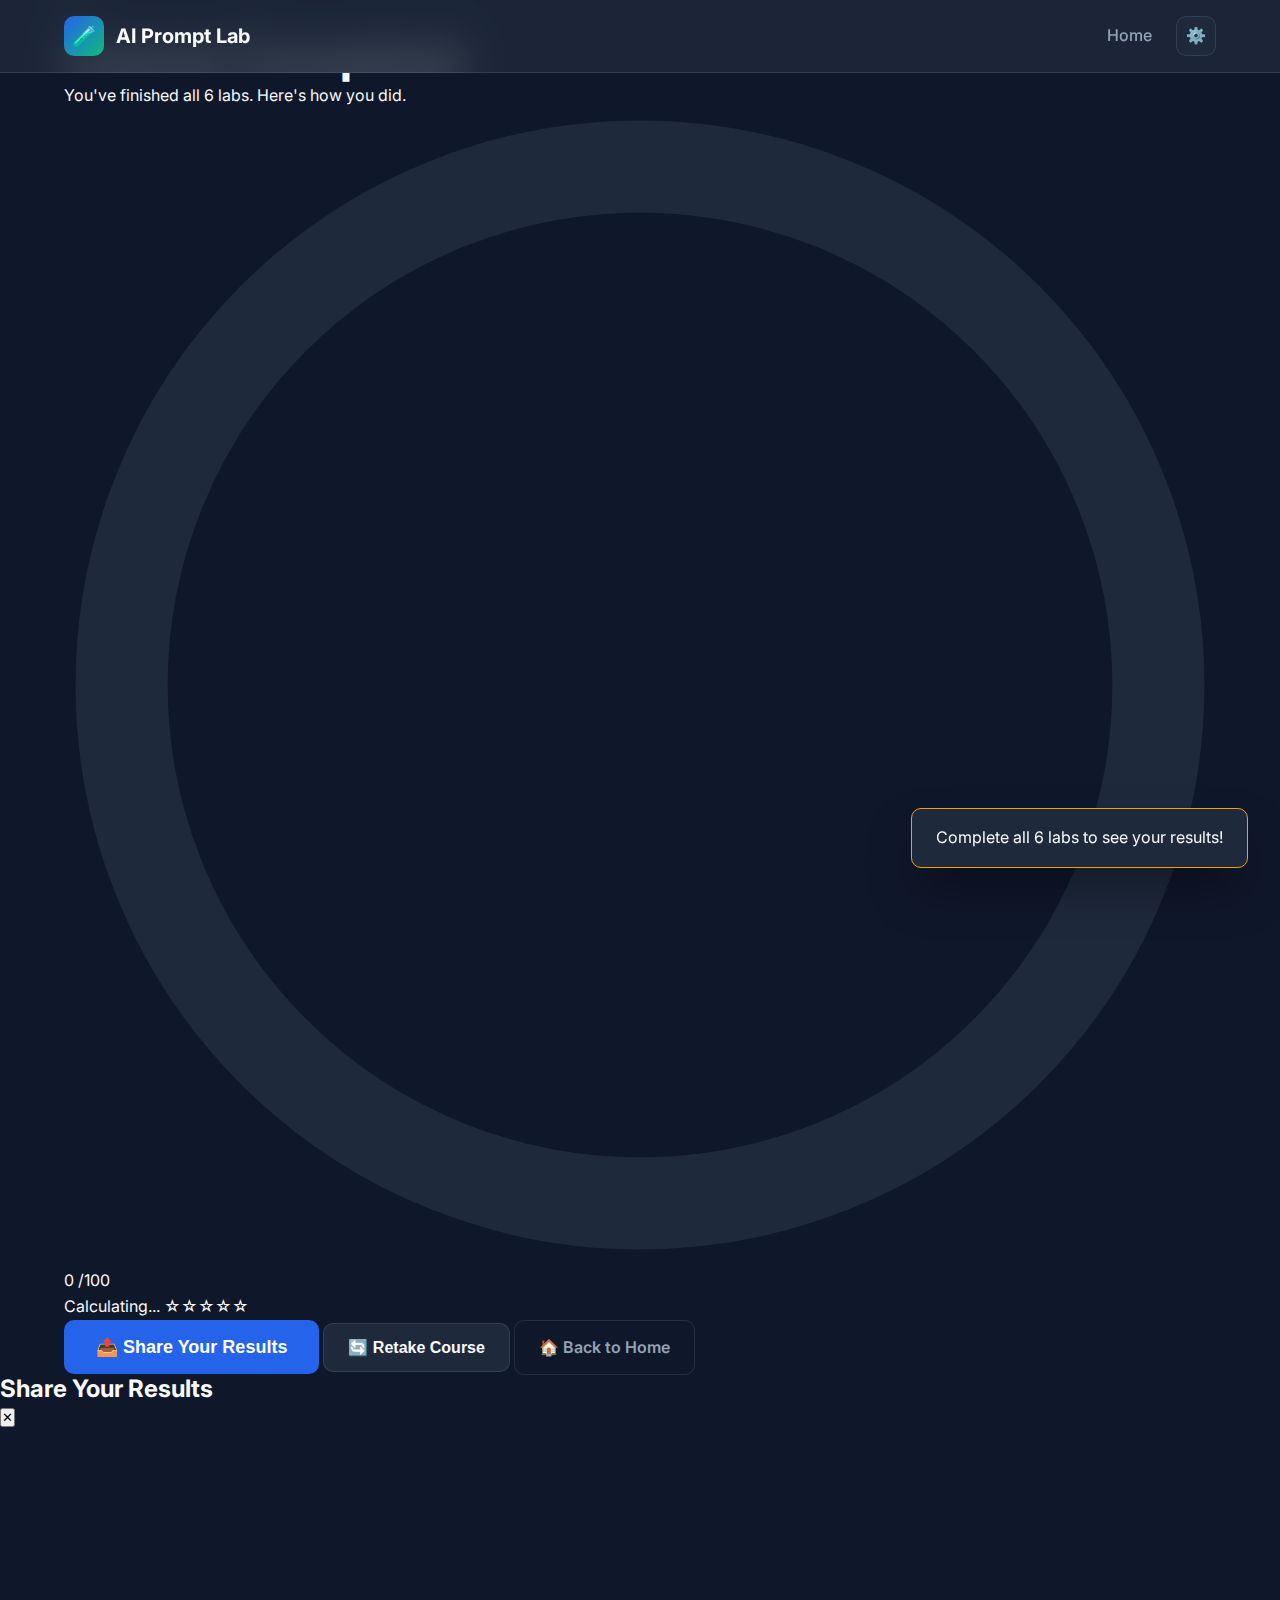
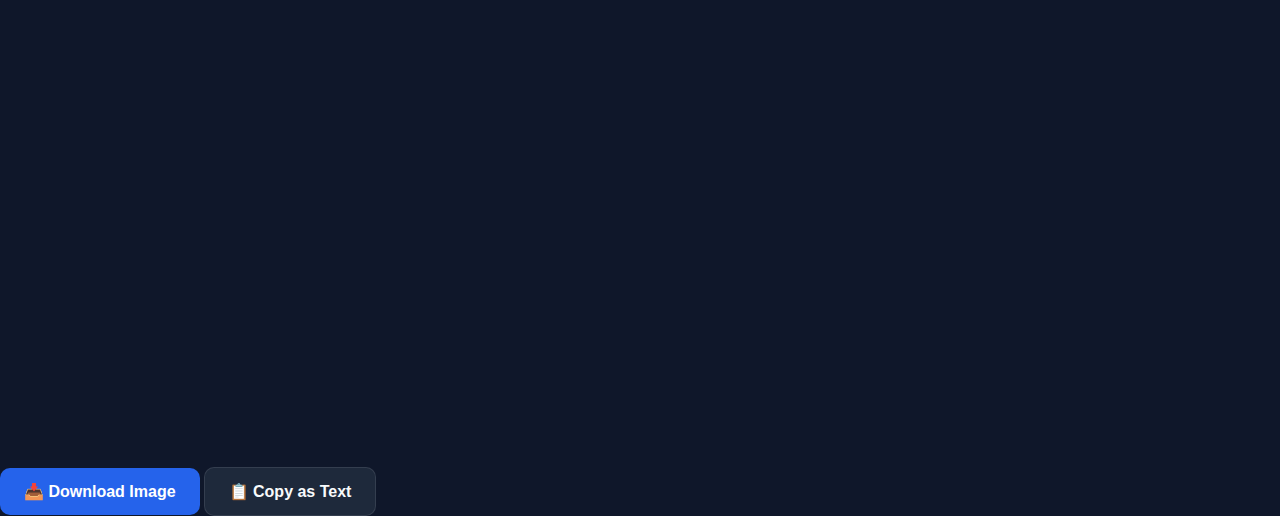
<file: results.html>
<!DOCTYPE html>
<html lang="en">
<head>
    <meta charset="UTF-8">
    <meta name="viewport" content="width=device-width, initial-scale=1.0">
    <title>Course Complete | AI Prompt Lab</title>
    <meta name="description" content="View your AI Prompt Lab course results and personalized diagnostic.">

    <!-- Fonts -->
    <link rel="preconnect" href="https://fonts.googleapis.com">
    <link rel="preconnect" href="https://fonts.gstatic.com" crossorigin>
    <link href="https://fonts.googleapis.com/css2?family=Inter:wght@400;500;600;700&family=JetBrains+Mono:wght@400;500&display=swap" rel="stylesheet">

    <!-- Styles -->
    <link rel="stylesheet" href="css/styles.css">

    <!-- Favicon -->
    <link rel="icon" href="data:image/svg+xml,<svg xmlns='http://www.w3.org/2000/svg' viewBox='0 0 100 100'><text y='.9em' font-size='90'>🧪</text></svg>">
</head>
<body>
    <!-- Header -->
    <header class="header">
        <div class="header-content">
            <a href="index.html" class="logo">
                <div class="logo-icon">🧪</div>
                <span class="logo-text">AI Prompt Lab</span>
            </a>
            <nav class="header-nav">
                <a href="landing.html" class="nav-link">Home</a>
                <a href="settings.html" class="settings-btn" title="Settings">⚙️</a>
            </nav>
        </div>
    </header>

    <main class="results-page-container">
        <div class="container">

            <!-- Celebration Header -->
            <div class="results-header">
                <div class="celebration-icon">🎓</div>
                <h1>Course Complete!</h1>
                <p class="results-subtitle">You've finished all 6 labs. Here's how you did.</p>
            </div>

            <!-- Overall Score Card -->
            <div class="overall-score-card">
                <div class="overall-score-circle">
                    <svg viewBox="0 0 100 100" class="score-ring">
                        <circle cx="50" cy="50" r="45" fill="none" stroke="var(--bg-card)" stroke-width="8"/>
                        <circle cx="50" cy="50" r="45" fill="none" stroke="url(#scoreGradient)" stroke-width="8"
                                stroke-linecap="round" stroke-dasharray="283" stroke-dashoffset="283"
                                class="score-ring-fill" id="score-ring-fill"/>
                        <defs>
                            <linearGradient id="scoreGradient" x1="0%" y1="0%" x2="100%" y2="100%">
                                <stop offset="0%" stop-color="var(--primary)"/>
                                <stop offset="100%" stop-color="var(--accent)"/>
                            </linearGradient>
                        </defs>
                    </svg>
                    <div class="score-center">
                        <span class="overall-score-value" id="overall-score">0</span>
                        <span class="overall-score-max">/100</span>
                    </div>
                </div>
                <div class="overall-grade" id="overall-grade">
                    <span class="grade-label-large">Calculating...</span>
                    <span class="grade-stars-large">☆☆☆☆☆</span>
                </div>
            </div>

            <!-- Scores by Track -->
            <div class="results-section">
                <h2 class="results-section-title">Scores by Track</h2>
                <div class="track-results-grid" id="track-results">
                    <!-- Filled by JavaScript -->
                </div>
            </div>

            <!-- Skill Breakdown -->
            <div class="results-section">
                <h2 class="results-section-title">Skill Breakdown</h2>
                <div class="skills-grid">
                    <div class="skill-breakdown-card">
                        <h3>AI Evaluation Dimensions</h3>
                        <div class="skill-bars" id="skill-bars">
                            <!-- Filled by JavaScript -->
                        </div>
                    </div>
                    <div class="skill-breakdown-card">
                        <h3>Techniques Used</h3>
                        <div class="technique-usage" id="technique-usage">
                            <!-- Filled by JavaScript -->
                        </div>
                    </div>
                </div>
            </div>

            <!-- AI Diagnostic -->
            <div class="results-section">
                <h2 class="results-section-title">🤖 Your Personalized Assessment</h2>
                <div class="diagnostic-card" id="diagnostic-card">
                    <div class="diagnostic-loading" id="diagnostic-loading">
                        <span class="spinner"></span>
                        <span>Generating your personalized assessment...</span>
                    </div>
                    <div class="diagnostic-content" id="diagnostic-content">
                        <!-- Filled by JavaScript -->
                    </div>
                </div>
            </div>

            <!-- Action Buttons -->
            <div class="results-actions">
                <button class="btn btn-primary btn-lg" id="share-btn" onclick="openShareModal()">
                    📤 Share Your Results
                </button>
                <button class="btn btn-secondary" onclick="retakeCourse()">
                    🔄 Retake Course
                </button>
                <a href="landing.html" class="btn btn-outline">
                    🏠 Back to Home
                </a>
            </div>

        </div>
    </main>

    <!-- Share Modal -->
    <div class="modal-overlay" id="share-modal">
        <div class="modal-content">
            <div class="modal-header">
                <h3>Share Your Results</h3>
                <button class="modal-close" onclick="closeShareModal()">✕</button>
            </div>
            <div class="modal-body">
                <canvas id="share-canvas" width="1200" height="630"></canvas>
                <div class="share-actions">
                    <button class="btn btn-primary" onclick="downloadShareImage()">
                        📥 Download Image
                    </button>
                    <button class="btn btn-secondary" onclick="copyShareText()">
                        📋 Copy as Text
                    </button>
                </div>
            </div>
        </div>
    </div>

    <!-- Toast Container -->
    <div id="toast-container" class="toast-container"></div>

    <!-- Scripts -->
    <script src="js/labs.js"></script>
    <script src="js/api.js"></script>
    <script src="js/app.js"></script>
    <script src="js/results.js"></script>
</body>
</html>
</file>
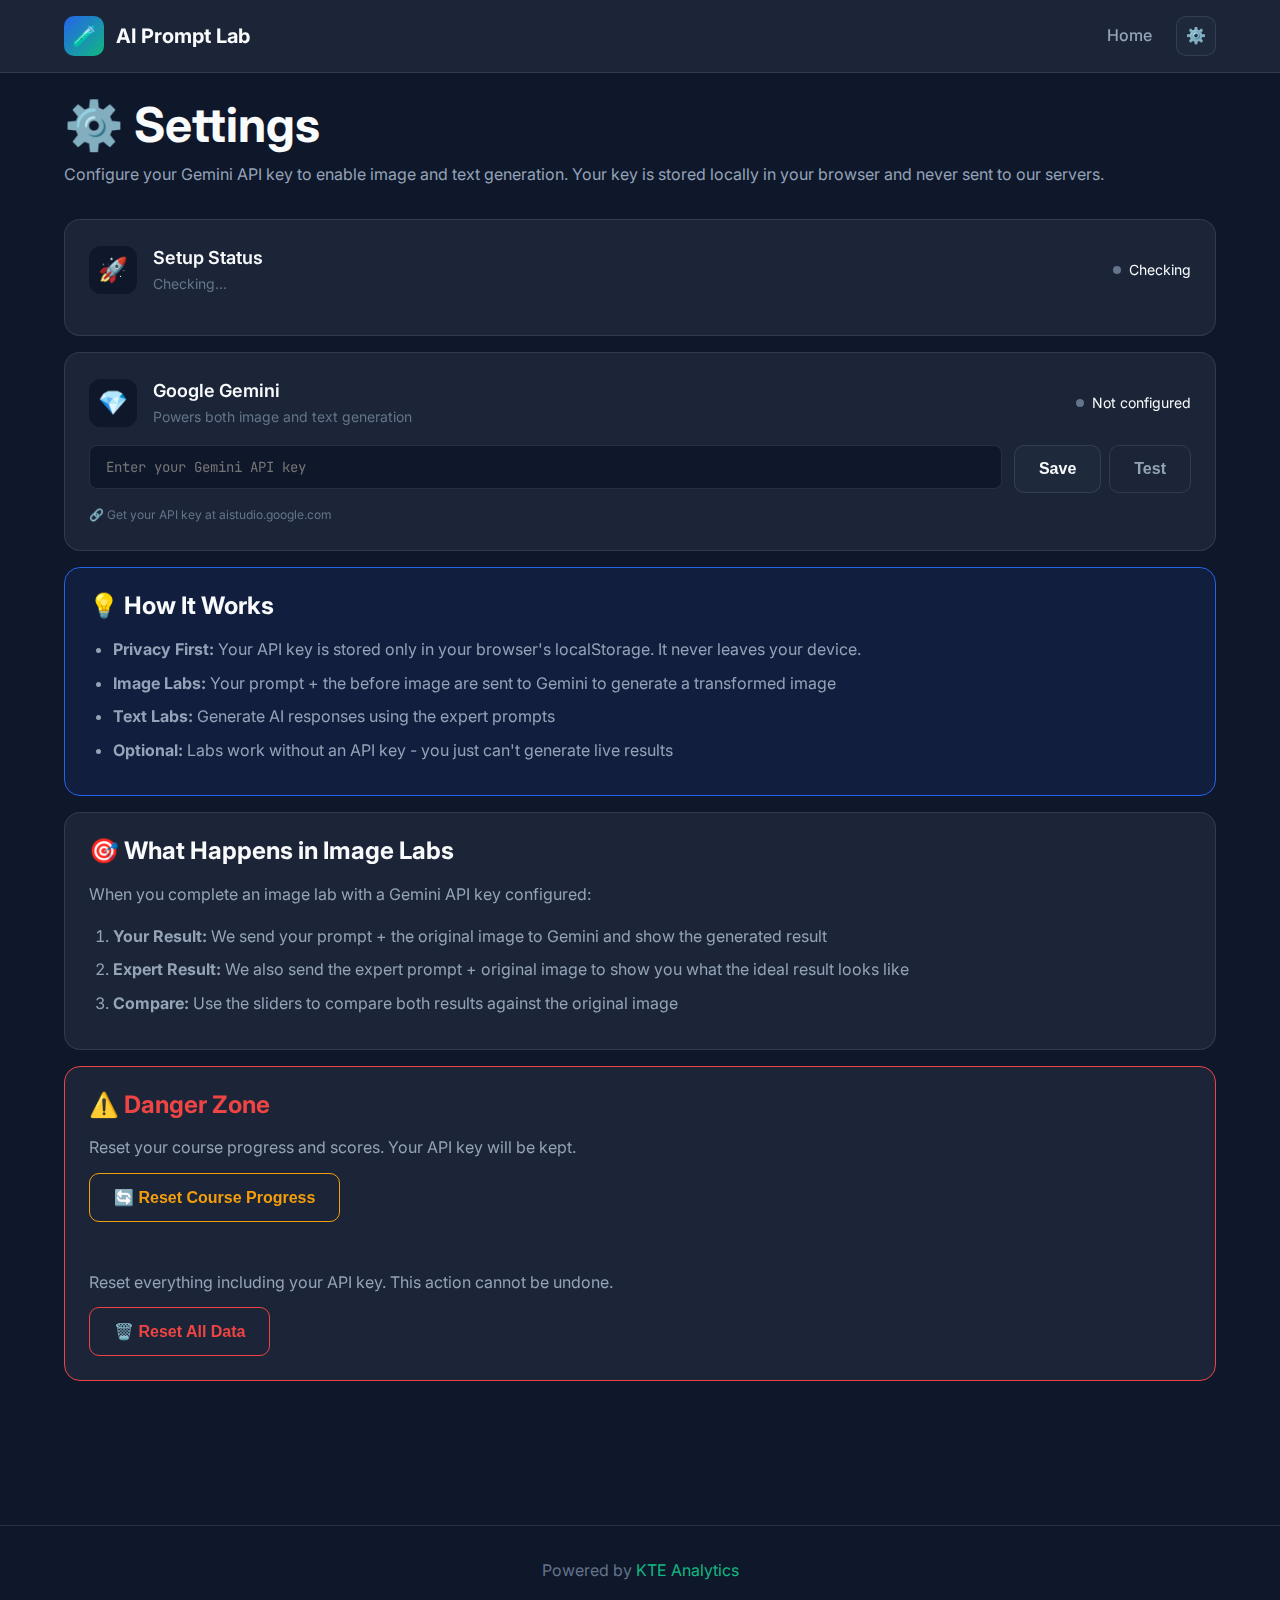
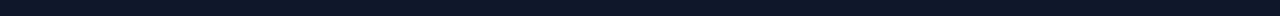
<file: settings.html>
<!DOCTYPE html>
<html lang="en">
<head>
    <meta charset="UTF-8">
    <meta name="viewport" content="width=device-width, initial-scale=1.0">
    <title>Settings | AI Prompt Lab</title>
    <meta name="description" content="Configure API keys for AI Prompt Lab to enable live prompt testing.">

    <!-- Fonts -->
    <link rel="preconnect" href="https://fonts.googleapis.com">
    <link rel="preconnect" href="https://fonts.gstatic.com" crossorigin>
    <link href="https://fonts.googleapis.com/css2?family=Inter:wght@400;500;600;700&family=JetBrains+Mono:wght@400;500&display=swap" rel="stylesheet">

    <!-- Styles -->
    <link rel="stylesheet" href="css/styles.css">

    <!-- Favicon -->
    <link rel="icon" href="data:image/svg+xml,<svg xmlns='http://www.w3.org/2000/svg' viewBox='0 0 100 100'><text y='.9em' font-size='90'>🧪</text></svg>">
</head>
<body>
    <!-- Header -->
    <header class="header">
        <div class="header-content">
            <a href="index.html" class="logo">
                <div class="logo-icon">🧪</div>
                <span class="logo-text">AI Prompt Lab</span>
            </a>
            <nav class="header-nav">
                <a href="index.html" class="nav-link">Home</a>
                <a href="settings.html" class="settings-btn active" title="Settings">
                    ⚙️
                </a>
            </nav>
        </div>
    </header>

    <!-- Main Content -->
    <main class="settings-container">
        <div class="container">
            <!-- Header -->
            <div class="settings-header">
                <h1>⚙️ Settings</h1>
                <p>Configure your Gemini API key to enable image and text generation. Your key is stored locally in your browser and never sent to our servers.</p>
            </div>

            <!-- Setup Status -->
            <div class="api-card" id="setup-status-card">
                <div class="api-card-header" style="border-bottom: none; padding-bottom: 0;">
                    <div class="api-info">
                        <div class="api-icon">🚀</div>
                        <div>
                            <div class="api-name">Setup Status</div>
                            <div class="api-description" id="setup-status-text">Checking...</div>
                        </div>
                    </div>
                    <div class="api-status" id="setup-status">
                        <span class="status-dot not-configured" id="setup-status-dot"></span>
                        <span class="status-text" id="setup-status-label">Checking</span>
                    </div>
                </div>
                <div id="setup-action" style="margin-top: 1rem; display: none;">
                    <a href="setup.html" class="btn btn-primary" style="display: inline-flex;">
                        Go to Setup →
                    </a>
                </div>
            </div>

            <!-- Google Gemini -->
            <div class="api-card">
                <div class="api-card-header">
                    <div class="api-info">
                        <div class="api-icon">💎</div>
                        <div>
                            <div class="api-name">Google Gemini</div>
                            <div class="api-description">Powers both image and text generation</div>
                        </div>
                    </div>
                    <div class="api-status" id="gemini-status">
                        <span class="status-dot not-configured"></span>
                        <span class="status-text">Not configured</span>
                    </div>
                </div>
                <div class="api-form">
                    <input
                        type="password"
                        id="gemini-key"
                        class="api-input"
                        placeholder="Enter your Gemini API key"
                    >
                    <div class="api-actions">
                        <button class="btn btn-secondary" onclick="handleSaveApiKey('gemini')">Save</button>
                        <button class="btn btn-outline" id="gemini-test" onclick="handleTestApi('gemini')">Test</button>
                    </div>
                </div>
                <a href="https://aistudio.google.com/app/apikey" target="_blank" rel="noopener" class="api-link">
                    🔗 Get your API key at aistudio.google.com
                </a>
            </div>

            <!-- Info Box -->
            <div class="api-card" style="background: rgba(37, 99, 235, 0.1); border-color: var(--primary);">
                <h3 style="margin-bottom: 1rem;">💡 How It Works</h3>
                <ul style="color: var(--text-secondary); padding-left: 1.5rem;">
                    <li style="margin-bottom: 0.5rem;"><strong>Privacy First:</strong> Your API key is stored only in your browser's localStorage. It never leaves your device.</li>
                    <li style="margin-bottom: 0.5rem;"><strong>Image Labs:</strong> Your prompt + the before image are sent to Gemini to generate a transformed image</li>
                    <li style="margin-bottom: 0.5rem;"><strong>Text Labs:</strong> Generate AI responses using the expert prompts</li>
                    <li style="margin-bottom: 0.5rem;"><strong>Optional:</strong> Labs work without an API key - you just can't generate live results</li>
                </ul>
            </div>

            <!-- What You'll See -->
            <div class="api-card">
                <h3 style="margin-bottom: 1rem;">🎯 What Happens in Image Labs</h3>
                <div style="color: var(--text-secondary);">
                    <p style="margin-bottom: 1rem;">When you complete an image lab with a Gemini API key configured:</p>
                    <ol style="padding-left: 1.5rem;">
                        <li style="margin-bottom: 0.5rem;"><strong>Your Result:</strong> We send your prompt + the original image to Gemini and show the generated result</li>
                        <li style="margin-bottom: 0.5rem;"><strong>Expert Result:</strong> We also send the expert prompt + original image to show you what the ideal result looks like</li>
                        <li style="margin-bottom: 0.5rem;"><strong>Compare:</strong> Use the sliders to compare both results against the original image</li>
                    </ol>
                </div>
            </div>

            <!-- Danger Zone -->
            <div class="api-card" style="border-color: var(--danger);">
                <h3 style="margin-bottom: 1rem; color: var(--danger);">⚠️ Danger Zone</h3>

                <!-- Reset Course Progress -->
                <div style="margin-bottom: 1.5rem;">
                    <p style="color: var(--text-secondary); margin-bottom: 0.75rem;">
                        Reset your course progress and scores. Your API key will be kept.
                    </p>
                    <button class="btn btn-outline" style="border-color: var(--warning); color: var(--warning);" onclick="handleResetCourseProgress()">
                        🔄 Reset Course Progress
                    </button>
                </div>

                <!-- Reset All Data -->
                <div style="border-top: 1px solid var(--border); padding-top: 1.5rem;">
                    <p style="color: var(--text-secondary); margin-bottom: 0.75rem;">
                        Reset everything including your API key. This action cannot be undone.
                    </p>
                    <button class="btn btn-outline" style="border-color: var(--danger); color: var(--danger);" onclick="handleResetAll()">
                        🗑️ Reset All Data
                    </button>
                </div>
            </div>
        </div>
    </main>

    <!-- Footer -->
    <footer class="footer">
        <div class="container">
            <p class="footer-text">
                Powered by <a href="https://kteanalytics.com/workshops-training/" target="_blank" rel="noopener">KTE Analytics</a>
            </p>
        </div>
    </footer>

    <!-- Toast Container -->
    <div id="toast-container" class="toast-container"></div>

    <!-- Scripts -->
    <script src="js/labs.js"></script>
    <script src="js/api.js"></script>
    <script src="js/app.js"></script>
    <script>
        // Setup status constants
        const SETUP_COMPLETE_KEY = 'aipromptlab_setup_complete';

        // Update setup status on page load
        document.addEventListener('DOMContentLoaded', function() {
            updateSetupStatus();
        });

        function updateSetupStatus() {
            const setupComplete = localStorage.getItem(SETUP_COMPLETE_KEY) === 'true';
            const hasApiKey = !!localStorage.getItem(STORAGE_KEYS.GEMINI_KEY);
            const isComplete = setupComplete && hasApiKey;

            const statusDot = document.getElementById('setup-status-dot');
            const statusLabel = document.getElementById('setup-status-label');
            const statusText = document.getElementById('setup-status-text');
            const setupAction = document.getElementById('setup-action');

            if (isComplete) {
                statusDot.className = 'status-dot configured';
                statusLabel.textContent = 'Complete ✓';
                statusText.textContent = 'You\'re all set! Your API key is configured and ready to use.';
                setupAction.style.display = 'none';
            } else {
                statusDot.className = 'status-dot not-configured';
                statusLabel.textContent = 'Not complete';
                statusText.textContent = 'Complete the setup to unlock the full AI Prompt Lab experience.';
                setupAction.style.display = 'block';
            }
        }

        function handleResetCourseProgress() {
            if (confirm('Are you sure you want to reset your course progress? Your API key will be kept.')) {
                // Only remove progress and setup completion, keep API key
                localStorage.removeItem('aipromptlab_progress');
                localStorage.removeItem('aipromptlab_setup_complete');

                // Update setup status immediately
                updateSetupStatus();

                showToast('Course progress has been reset', 'success');
                setTimeout(() => {
                    window.location.reload();
                }, 1500);
            }
        }

        function handleResetAll() {
            if (confirm('Are you sure you want to reset ALL data? This will clear your progress AND your API key.')) {
                // Clear everything using direct string keys
                localStorage.removeItem('aipromptlab_progress');
                localStorage.removeItem('aipromptlab_setup_complete');
                localStorage.removeItem('aipromptlab_gemini_key');

                // Clear the API key input field
                const geminiInput = document.getElementById('gemini-key');
                if (geminiInput) {
                    geminiInput.value = '';
                }

                // Update Gemini status to not configured
                const geminiStatus = document.getElementById('gemini-status');
                if (geminiStatus) {
                    const dot = geminiStatus.querySelector('.status-dot');
                    const text = geminiStatus.querySelector('.status-text');
                    if (dot) dot.className = 'status-dot not-configured';
                    if (text) text.textContent = 'Not configured';
                }

                // Update setup status
                updateSetupStatus();

                // Clear in-memory API config if it exists
                if (typeof API_CONFIG !== 'undefined' && API_CONFIG.gemini) {
                    API_CONFIG.gemini.key = '';
                }

                showToast('All data has been reset', 'success');
                setTimeout(() => {
                    window.location.reload();
                }, 1500);
            }
        }
    </script>
</body>
</html>
</file>
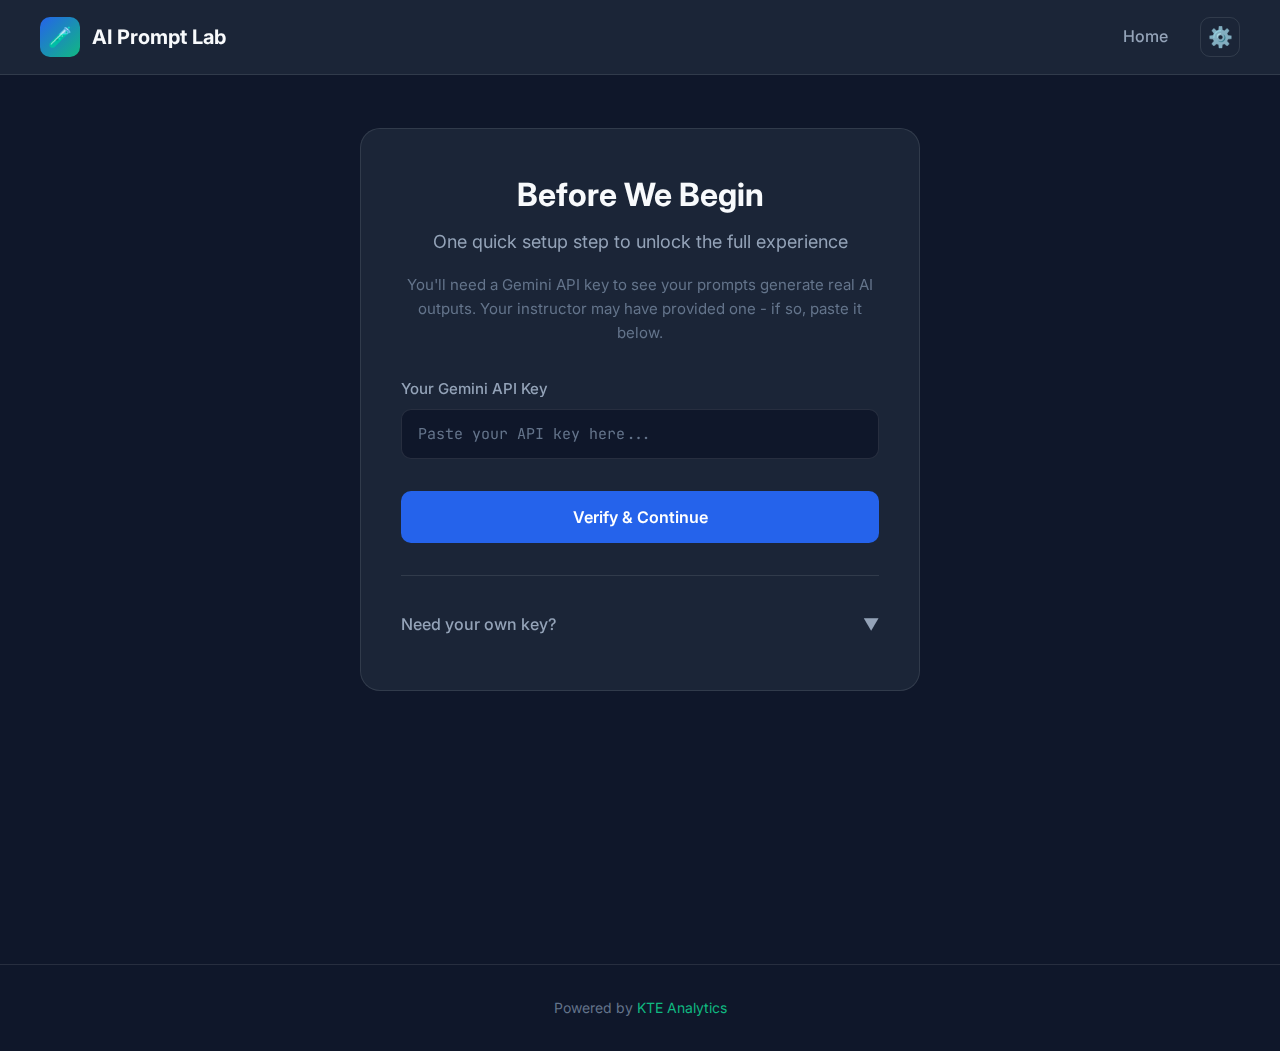
<file: setup.html>
<!DOCTYPE html>
<html lang="en">
<head>
    <meta charset="UTF-8">
    <meta name="viewport" content="width=device-width, initial-scale=1.0">
    <title>Setup | AI Prompt Lab</title>
    <meta name="description" content="Set up your Gemini API key to unlock the full AI Prompt Lab experience.">

    <!-- Fonts -->
    <link rel="preconnect" href="https://fonts.googleapis.com">
    <link rel="preconnect" href="https://fonts.gstatic.com" crossorigin>
    <link href="https://fonts.googleapis.com/css2?family=Inter:wght@400;500;600;700&family=JetBrains+Mono:wght@400;500&display=swap" rel="stylesheet">

    <!-- Favicon -->
    <link rel="icon" href="data:image/svg+xml,<svg xmlns='http://www.w3.org/2000/svg' viewBox='0 0 100 100'><text y='.9em' font-size='90'>🧪</text></svg>">

    <style>
        /* ==================== ALL STYLES INLINE ==================== */

        /* CSS Variables */
        :root {
            --primary: #2563eb;
            --primary-hover: #1d4ed8;
            --accent: #10b981;
            --accent-hover: #059669;
            --bg-dark: #0f172a;
            --bg-card: #1e293b;
            --bg-card-hover: #334155;
            --text-primary: #f8fafc;
            --text-secondary: #94a3b8;
            --text-muted: #64748b;
            --border-color: rgba(255, 255, 255, 0.1);
            --success: #10b981;
            --danger: #ef4444;
            --glass-bg: rgba(30, 41, 59, 0.8);
            --glass-border: rgba(255, 255, 255, 0.1);
        }

        /* Reset & Base */
        *, *::before, *::after {
            box-sizing: border-box;
            margin: 0;
            padding: 0;
        }

        body {
            font-family: 'Inter', -apple-system, BlinkMacSystemFont, 'Segoe UI', Roboto, sans-serif;
            background: var(--bg-dark);
            color: var(--text-primary);
            line-height: 1.6;
            min-height: 100vh;
        }

        a {
            color: var(--accent);
            text-decoration: none;
        }

        a:hover {
            text-decoration: underline;
        }

        /* Container */
        .container {
            max-width: 1200px;
            margin: 0 auto;
            padding: 0 1.5rem;
        }

        /* Header */
        .header {
            position: fixed;
            top: 0;
            left: 0;
            right: 0;
            z-index: 100;
            background: var(--glass-bg);
            backdrop-filter: blur(20px);
            border-bottom: 1px solid var(--glass-border);
            padding: 1rem 1.5rem;
        }

        .header-content {
            max-width: 1200px;
            margin: 0 auto;
            display: flex;
            align-items: center;
            justify-content: space-between;
        }

        .logo {
            display: flex;
            align-items: center;
            gap: 0.75rem;
            text-decoration: none;
            color: var(--text-primary);
        }

        .logo-icon {
            width: 40px;
            height: 40px;
            background: linear-gradient(135deg, var(--primary), var(--accent));
            border-radius: 10px;
            display: flex;
            align-items: center;
            justify-content: center;
            font-size: 1.25rem;
        }

        .logo-text {
            font-weight: 700;
            font-size: 1.25rem;
        }

        .header-nav {
            display: flex;
            align-items: center;
            gap: 1rem;
        }

        .nav-link {
            color: var(--text-secondary);
            font-weight: 500;
            padding: 0.5rem 1rem;
            border-radius: 8px;
            transition: all 0.2s ease;
            text-decoration: none;
        }

        .nav-link:hover {
            color: var(--text-primary);
            background: var(--bg-card);
            text-decoration: none;
        }

        .settings-btn {
            width: 40px;
            height: 40px;
            display: flex;
            align-items: center;
            justify-content: center;
            border-radius: 10px;
            border: 1px solid var(--border-color);
            background: transparent;
            font-size: 1.25rem;
            transition: all 0.2s ease;
            text-decoration: none;
        }

        .settings-btn:hover {
            background: var(--bg-card);
            border-color: var(--primary);
            text-decoration: none;
        }

        /* Buttons */
        .btn {
            display: inline-flex;
            align-items: center;
            justify-content: center;
            gap: 0.5rem;
            padding: 0.875rem 1.5rem;
            border-radius: 10px;
            font-weight: 600;
            font-size: 1rem;
            border: none;
            cursor: pointer;
            transition: all 0.2s ease;
            text-decoration: none;
            font-family: inherit;
        }

        .btn-primary {
            background: var(--primary);
            color: white;
        }

        .btn-primary:hover {
            background: var(--primary-hover);
            transform: translateY(-2px);
            text-decoration: none;
        }

        .btn-secondary {
            background: var(--bg-card);
            color: var(--text-primary);
            border: 1px solid var(--border-color);
        }

        .btn-secondary:hover {
            background: var(--bg-card-hover);
            text-decoration: none;
        }

        .btn-accent {
            background: var(--accent);
            color: white;
        }

        .btn-accent:hover {
            background: var(--accent-hover);
            transform: translateY(-2px);
            text-decoration: none;
        }

        .btn:disabled {
            opacity: 0.6;
            cursor: not-allowed;
            transform: none;
        }

        /* Footer */
        .footer {
            padding: 2rem 0;
            margin-top: 4rem;
            border-top: 1px solid var(--border-color);
        }

        .footer-text {
            text-align: center;
            color: var(--text-muted);
            font-size: 0.875rem;
        }

        /* ==================== SETUP PAGE STYLES ==================== */

        .setup-container {
            padding-top: 6rem;
            min-height: 100vh;
        }

        .setup-card {
            max-width: 560px;
            margin: 2rem auto;
            background: var(--glass-bg);
            border: 1px solid var(--glass-border);
            border-radius: 20px;
            padding: 2.5rem;
            backdrop-filter: blur(20px);
        }

        .setup-header {
            text-align: center;
            margin-bottom: 2rem;
        }

        .setup-header h1 {
            font-size: 2rem;
            margin-bottom: 0.5rem;
            color: var(--text-primary);
        }

        .setup-header .subtitle {
            color: var(--text-secondary);
            font-size: 1.125rem;
            margin-bottom: 1rem;
        }

        .setup-header .explanation {
            color: var(--text-muted);
            font-size: 0.9375rem;
            line-height: 1.6;
        }

        .setup-form {
            margin-top: 2rem;
        }

        .form-group {
            margin-bottom: 1.5rem;
        }

        .form-label {
            display: block;
            color: var(--text-secondary);
            font-weight: 500;
            margin-bottom: 0.5rem;
            font-size: 0.9375rem;
        }

        .setup-input {
            width: 100%;
            padding: 0.875rem 1rem;
            background: var(--bg-dark);
            border: 1px solid var(--border-color);
            border-radius: 10px;
            color: var(--text-primary);
            font-family: 'JetBrains Mono', monospace;
            font-size: 0.9375rem;
            transition: border-color 0.2s ease;
        }

        .setup-input:focus {
            outline: none;
            border-color: var(--primary);
        }

        .setup-input::placeholder {
            color: var(--text-muted);
        }

        .verify-btn {
            width: 100%;
            padding: 1rem;
            font-size: 1rem;
            margin-top: 0.5rem;
        }

        .verify-btn .spinner {
            display: inline-block;
            width: 18px;
            height: 18px;
            border: 2px solid rgba(255, 255, 255, 0.3);
            border-top-color: white;
            border-radius: 50%;
            animation: spin 0.8s linear infinite;
            margin-right: 0.5rem;
        }

        @keyframes spin {
            to { transform: rotate(360deg); }
        }

        /* Status States */
        .status-box {
            display: none;
            padding: 1rem;
            border-radius: 10px;
            margin-top: 1rem;
            align-items: center;
            gap: 0.75rem;
        }

        .status-box.visible {
            display: flex;
        }

        .status-box.success {
            background: rgba(16, 185, 129, 0.15);
            border: 1px solid rgba(16, 185, 129, 0.3);
            color: var(--success);
        }

        .status-box.error {
            background: rgba(239, 68, 68, 0.15);
            border: 1px solid rgba(239, 68, 68, 0.3);
            color: var(--danger);
        }

        .status-box .status-icon {
            font-size: 1.25rem;
            flex-shrink: 0;
        }

        .status-box .status-message {
            flex: 1;
            font-size: 0.9375rem;
        }

        /* Already Set Up State */
        .already-setup {
            display: none;
            text-align: center;
            padding: 1.5rem;
            background: rgba(16, 185, 129, 0.1);
            border: 1px solid rgba(16, 185, 129, 0.2);
            border-radius: 12px;
            margin-bottom: 1.5rem;
        }

        .already-setup.visible {
            display: block;
        }

        .already-setup h3 {
            color: var(--success);
            font-size: 1.125rem;
            margin-bottom: 0.5rem;
        }

        .already-setup p {
            color: var(--text-secondary);
            font-size: 0.9375rem;
            margin-bottom: 1rem;
        }

        .already-setup-actions {
            display: flex;
            gap: 1rem;
            justify-content: center;
        }

        /* Expandable Section */
        .expandable-section {
            margin-top: 2rem;
            border-top: 1px solid var(--border-color);
            padding-top: 1.5rem;
        }

        .expandable-header {
            display: flex;
            align-items: center;
            justify-content: space-between;
            cursor: pointer;
            padding: 0.75rem 0;
            color: var(--text-secondary);
            font-weight: 500;
            transition: color 0.2s ease;
            user-select: none;
        }

        .expandable-header:hover {
            color: var(--primary);
        }

        .expandable-header .chevron {
            transition: transform 0.3s ease;
        }

        .expandable-section.expanded .expandable-header .chevron {
            transform: rotate(180deg);
        }

        .expandable-content {
            max-height: 0;
            overflow: hidden;
            transition: max-height 0.3s ease-out, opacity 0.2s ease;
            opacity: 0;
        }

        .expandable-section.expanded .expandable-content {
            max-height: 400px;
            opacity: 1;
        }

        .instructions-list {
            padding: 1rem 0;
        }

        .instruction-step {
            display: flex;
            gap: 1rem;
            margin-bottom: 1rem;
            align-items: flex-start;
        }

        .step-number {
            width: 28px;
            height: 28px;
            background: linear-gradient(135deg, var(--primary), var(--accent));
            border-radius: 50%;
            display: flex;
            align-items: center;
            justify-content: center;
            font-weight: 700;
            font-size: 0.8125rem;
            flex-shrink: 0;
            color: white;
        }

        .step-content {
            flex: 1;
            color: var(--text-secondary);
            font-size: 0.9375rem;
            line-height: 1.5;
            padding-top: 0.25rem;
        }

        .step-content a {
            color: var(--primary);
            text-decoration: underline;
        }

        .step-content a:hover {
            color: var(--accent);
        }

        .instructions-note {
            margin-top: 1rem;
            padding: 0.75rem 1rem;
            background: rgba(37, 99, 235, 0.1);
            border-radius: 8px;
            color: var(--text-secondary);
            font-size: 0.875rem;
        }

        .instructions-note strong {
            color: var(--primary);
        }

        /* Responsive */
        @media (max-width: 640px) {
            .logo-text {
                display: none;
            }

            .setup-card {
                margin: 1rem;
                padding: 1.5rem;
            }

            .setup-header h1 {
                font-size: 1.5rem;
            }

            .already-setup-actions {
                flex-direction: column;
            }

            .already-setup-actions .btn {
                width: 100%;
            }
        }
    </style>
</head>
<body>
    <!-- Header -->
    <header class="header">
        <div class="header-content">
            <a href="index.html" class="logo">
                <div class="logo-icon">🧪</div>
                <span class="logo-text">AI Prompt Lab</span>
            </a>
            <nav class="header-nav">
                <a href="index.html" class="nav-link">Home</a>
                <a href="settings.html" class="settings-btn" title="Settings">⚙️</a>
            </nav>
        </div>
    </header>

    <!-- Main Content -->
    <main class="setup-container">
        <div class="container">
            <div class="setup-card">
                <!-- Already Set Up Notice -->
                <div class="already-setup" id="already-setup">
                    <h3>You're Already Set Up!</h3>
                    <p>Your API key is configured and ready to go.</p>
                    <div class="already-setup-actions">
                        <a href="index.html" class="btn btn-primary">Start the Course</a>
                        <button class="btn btn-secondary" id="change-key-btn">Change API Key</button>
                    </div>
                </div>

                <!-- Setup Header -->
                <div class="setup-header" id="setup-header">
                    <h1>Before We Begin</h1>
                    <p class="subtitle">One quick setup step to unlock the full experience</p>
                    <p class="explanation">
                        You'll need a Gemini API key to see your prompts generate real AI outputs.
                        Your instructor may have provided one - if so, paste it below.
                    </p>
                </div>

                <!-- Setup Form -->
                <div class="setup-form" id="setup-form">
                    <div class="form-group">
                        <label class="form-label" for="api-key-input">Your Gemini API Key</label>
                        <input
                            type="text"
                            id="api-key-input"
                            class="setup-input"
                            placeholder="Paste your API key here..."
                            autocomplete="off"
                        >
                    </div>

                    <button type="button" class="btn btn-primary verify-btn" id="verify-btn">
                        Verify & Continue
                    </button>

                    <!-- Status Messages -->
                    <div class="status-box success" id="success-status">
                        <span class="status-icon">✓</span>
                        <span class="status-message">API key verified!</span>
                    </div>

                    <div class="status-box error" id="error-status">
                        <span class="status-icon">✕</span>
                        <span class="status-message" id="error-message">Invalid API key. Please check and try again.</span>
                    </div>
                </div>

                <!-- Expandable Instructions -->
                <div class="expandable-section" id="expandable-section">
                    <div class="expandable-header" id="expandable-header">
                        <span>Need your own key?</span>
                        <span class="chevron">▼</span>
                    </div>
                    <div class="expandable-content">
                        <div class="instructions-list">
                            <div class="instruction-step">
                                <div class="step-number">1</div>
                                <div class="step-content">
                                    Go to <a href="https://aistudio.google.com/app/apikey" target="_blank" rel="noopener">aistudio.google.com/app/apikey</a>
                                </div>
                            </div>
                            <div class="instruction-step">
                                <div class="step-number">2</div>
                                <div class="step-content">
                                    Sign in with your Google account
                                </div>
                            </div>
                            <div class="instruction-step">
                                <div class="step-number">3</div>
                                <div class="step-content">
                                    Click "Create API Key" and select any project
                                </div>
                            </div>
                            <div class="instruction-step">
                                <div class="step-number">4</div>
                                <div class="step-content">
                                    Copy the key and paste it above
                                </div>
                            </div>
                        </div>
                        <div class="instructions-note">
                            <strong>Note:</strong> This is free and takes about 2 minutes
                        </div>
                    </div>
                </div>
            </div>
        </div>
    </main>

    <!-- Footer -->
    <footer class="footer">
        <div class="container">
            <p class="footer-text">
                Powered by <a href="https://kteanalytics.com/workshops-training/" target="_blank" rel="noopener">KTE Analytics</a>
            </p>
        </div>
    </footer>

    <!-- ALL JAVASCRIPT INLINE - NO EXTERNAL DEPENDENCIES -->
    <script>
        // ==================== CONSTANTS ====================
        var SETUP_COMPLETE_KEY = 'aipromptlab_setup_complete';
        var GEMINI_KEY = 'aipromptlab_gemini_key';

        // ==================== STORAGE HELPERS ====================
        function safeGetItem(key) {
            try {
                return localStorage.getItem(key);
            } catch (e) {
                console.error('localStorage error:', e);
                return null;
            }
        }

        function safeSetItem(key, value) {
            try {
                localStorage.setItem(key, value);
                return true;
            } catch (e) {
                console.error('localStorage error:', e);
                return false;
            }
        }

        function safeRemoveItem(key) {
            try {
                localStorage.removeItem(key);
                return true;
            } catch (e) {
                console.error('localStorage error:', e);
                return false;
            }
        }

        // ==================== INITIALIZATION ====================
        document.addEventListener('DOMContentLoaded', function() {
            console.log('Setup page loaded');
            // Always set up event listeners first, regardless of other errors
            setupEventListeners();
            // Then initialize the page state
            initSetupPage();
        });

        function initSetupPage() {
            console.log('Initializing setup page...');

            try {
                // Check existing state
                var existingKey = safeGetItem(GEMINI_KEY);
                var setupComplete = safeGetItem(SETUP_COMPLETE_KEY) === 'true';

                console.log('Existing key:', existingKey ? 'Yes' : 'No');
                console.log('Setup complete:', setupComplete);

                if (setupComplete && existingKey) {
                    showAlreadySetup();
                } else if (existingKey) {
                    var input = document.getElementById('api-key-input');
                    if (input) {
                        input.value = existingKey;
                    }
                }
            } catch (e) {
                console.error('Error initializing setup page:', e);
            }
        }

        function setupEventListeners() {
            console.log('Setting up event listeners...');

            // Verify button
            var verifyBtn = document.getElementById('verify-btn');
            if (verifyBtn) {
                verifyBtn.addEventListener('click', function(e) {
                    e.preventDefault();
                    console.log('Verify button clicked');
                    verifyAndContinue();
                });
                console.log('Verify button listener attached');
            } else {
                console.error('Verify button not found');
            }

            // Enter key on input
            var inputField = document.getElementById('api-key-input');
            if (inputField) {
                inputField.addEventListener('keypress', function(e) {
                    if (e.key === 'Enter') {
                        e.preventDefault();
                        console.log('Enter key pressed');
                        verifyAndContinue();
                    }
                });
                console.log('Input field listener attached');
            }

            // Expandable header
            var expandableHeader = document.getElementById('expandable-header');
            if (expandableHeader) {
                expandableHeader.addEventListener('click', function(e) {
                    e.preventDefault();
                    console.log('Expandable header clicked');
                    toggleInstructions();
                });
                console.log('Expandable header listener attached');
            } else {
                console.error('Expandable header not found');
            }

            // Change key button
            var changeKeyBtn = document.getElementById('change-key-btn');
            if (changeKeyBtn) {
                changeKeyBtn.addEventListener('click', function(e) {
                    e.preventDefault();
                    console.log('Change key button clicked');
                    showChangeKeyForm();
                });
                console.log('Change key button listener attached');
            }
        }

        // ==================== UI FUNCTIONS ====================
        function showAlreadySetup() {
            document.getElementById('already-setup').classList.add('visible');
            document.getElementById('setup-header').style.display = 'none';
            document.getElementById('setup-form').style.display = 'none';
            document.getElementById('expandable-section').style.display = 'none';
        }

        function showChangeKeyForm() {
            document.getElementById('already-setup').classList.remove('visible');
            document.getElementById('setup-header').style.display = 'block';
            document.getElementById('setup-form').style.display = 'block';
            document.getElementById('expandable-section').style.display = 'block';

            // Update header text
            document.querySelector('.setup-header h1').textContent = 'Change Your API Key';
            document.querySelector('.setup-header .subtitle').textContent = 'Enter a new Gemini API key below';
            document.querySelector('.setup-header .explanation').textContent =
                'Your previous key will be replaced with the new one after verification.';

            // Pre-fill existing key
            var existingKey = safeGetItem(GEMINI_KEY);
            if (existingKey) {
                document.getElementById('api-key-input').value = existingKey;
            }
        }

        function toggleInstructions() {
            var section = document.getElementById('expandable-section');
            section.classList.toggle('expanded');
        }

        // ==================== VERIFICATION ====================
        function verifyAndContinue() {
            console.log('verifyAndContinue called');

            var input = document.getElementById('api-key-input');
            var verifyBtn = document.getElementById('verify-btn');
            var successStatus = document.getElementById('success-status');
            var errorStatus = document.getElementById('error-status');
            var errorMessage = document.getElementById('error-message');

            if (!input || !verifyBtn || !successStatus || !errorStatus || !errorMessage) {
                console.error('Required elements not found');
                alert('Page error - please refresh and try again.');
                return;
            }

            var apiKey = input.value.trim();

            console.log('Verifying API key... Key length:', apiKey.length);

            // Reset status
            successStatus.classList.remove('visible');
            errorStatus.classList.remove('visible');

            // Validate input
            if (!apiKey) {
                errorMessage.textContent = 'Please enter an API key.';
                errorStatus.classList.add('visible');
                input.focus();
                return;
            }

            // Show loading state
            verifyBtn.disabled = true;
            verifyBtn.innerHTML = '<span class="spinner"></span> Verifying...';

            // Test the API key
            fetch('https://generativelanguage.googleapis.com/v1beta/models?key=' + encodeURIComponent(apiKey), {
                method: 'GET'
            })
            .then(function(response) {
                console.log('API response status:', response.status);

                if (response.status === 400 || response.status === 401 || response.status === 403) {
                    throw new Error('Invalid API key. Please check and try again.');
                }
                if (!response.ok) {
                    throw new Error('Unable to verify API key (status: ' + response.status + ')');
                }
                return response.json();
            })
            .then(function(data) {
                console.log('API key verified successfully');

                // Save the key
                safeSetItem(GEMINI_KEY, apiKey);
                safeSetItem(SETUP_COMPLETE_KEY, 'true');

                // Show success state
                successStatus.classList.add('visible');
                verifyBtn.innerHTML = 'Start the Course →';
                verifyBtn.className = 'btn btn-accent verify-btn';
                verifyBtn.disabled = false;

                // Remove old listener and add new one
                var newBtn = verifyBtn.cloneNode(true);
                verifyBtn.parentNode.replaceChild(newBtn, verifyBtn);
                newBtn.addEventListener('click', function() {
                    window.location.href = 'index.html';
                });

                // Auto-redirect after 1 second
                setTimeout(function() {
                    window.location.href = 'index.html';
                }, 1000);
            })
            .catch(function(error) {
                console.error('Verification failed:', error);

                // Show error
                errorMessage.textContent = error.message || 'Invalid API key. Please check and try again.';
                errorStatus.classList.add('visible');

                // Don't save invalid key
                safeRemoveItem(GEMINI_KEY);

                // Reset button
                verifyBtn.disabled = false;
                verifyBtn.innerHTML = 'Verify & Continue';
            });
        }
    </script>
</body>
</html>
</file>
<file: css/styles.css>
/* AI Prompt Lab - Styles */

/* CSS Variables */
:root {
    --primary: #2563eb;
    --primary-hover: #1d4ed8;
    --accent: #10b981;
    --accent-hover: #059669;
    --bg-dark: #0f172a;
    --bg-card: #1e293b;
    --bg-card-hover: #334155;
    --text-primary: #f8fafc;
    --text-secondary: #94a3b8;
    --text-muted: #64748b;
    --border-color: rgba(255, 255, 255, 0.1);
    --warning: #f59e0b;
    --danger: #ef4444;
    --success: #10b981;
    --shadow-lg: 0 25px 50px -12px rgba(0, 0, 0, 0.5);
    --glass-bg: rgba(30, 41, 59, 0.8);
    --glass-border: rgba(255, 255, 255, 0.1);
}

/* Reset */
*, *::before, *::after {
    box-sizing: border-box;
    margin: 0;
    padding: 0;
}

/* Base */
html {
    scroll-behavior: smooth;
}

body {
    font-family: 'Inter', -apple-system, BlinkMacSystemFont, 'Segoe UI', sans-serif;
    background: var(--bg-dark);
    color: var(--text-primary);
    line-height: 1.6;
    min-height: 100vh;
}

/* Typography */
h1, h2, h3, h4, h5, h6 {
    font-weight: 700;
    line-height: 1.2;
}

h1 { font-size: 3rem; }
h2 { font-size: 2rem; }
h3 { font-size: 1.5rem; }
h4 { font-size: 1.25rem; }

@media (max-width: 768px) {
    h1 { font-size: 2rem; }
    h2 { font-size: 1.5rem; }
    h3 { font-size: 1.25rem; }
}

/* Links */
a {
    color: var(--primary);
    text-decoration: none;
    transition: color 0.2s ease;
}

a:hover {
    color: var(--accent);
}

/* Container */
.container {
    max-width: 1200px;
    margin: 0 auto;
    padding: 0 1.5rem;
}

/* Header */
.header {
    position: fixed;
    top: 0;
    left: 0;
    right: 0;
    z-index: 100;
    background: var(--glass-bg);
    backdrop-filter: blur(20px);
    border-bottom: 1px solid var(--glass-border);
}

.header-content {
    display: flex;
    align-items: center;
    justify-content: space-between;
    padding: 1rem 1.5rem;
    max-width: 1200px;
    margin: 0 auto;
}

.logo {
    display: flex;
    align-items: center;
    gap: 0.75rem;
    font-size: 1.25rem;
    font-weight: 700;
    color: var(--text-primary);
}

.logo-icon {
    width: 40px;
    height: 40px;
    background: linear-gradient(135deg, var(--primary), var(--accent));
    border-radius: 10px;
    display: flex;
    align-items: center;
    justify-content: center;
    font-size: 1.25rem;
}

.header-nav {
    display: flex;
    align-items: center;
    gap: 1.5rem;
}

.nav-link {
    color: var(--text-secondary);
    font-weight: 500;
    transition: color 0.2s ease;
}

.nav-link:hover {
    color: var(--text-primary);
}

.settings-btn {
    width: 40px;
    height: 40px;
    border-radius: 10px;
    background: var(--bg-card);
    border: 1px solid var(--border-color);
    color: var(--text-secondary);
    cursor: pointer;
    display: flex;
    align-items: center;
    justify-content: center;
    transition: all 0.2s ease;
}

.settings-btn:hover {
    background: var(--bg-card-hover);
    color: var(--text-primary);
}

/* Hero Section */
.hero {
    padding: 8rem 0 4rem;
    text-align: center;
    background: radial-gradient(ellipse at top, rgba(37, 99, 235, 0.15), transparent 50%);
}

.hero h1 {
    margin-bottom: 1rem;
    background: linear-gradient(135deg, var(--text-primary), var(--primary));
    -webkit-background-clip: text;
    -webkit-text-fill-color: transparent;
    background-clip: text;
}

.hero .tagline {
    font-size: 1.5rem;
    color: var(--text-secondary);
    margin-bottom: 0.5rem;
}

.hero .subtitle {
    font-size: 1.125rem;
    color: var(--text-muted);
    max-width: 600px;
    margin: 0 auto 2rem;
}

/* Track Cards */
.tracks-section {
    padding: 2rem 0 4rem;
}

.tracks-section h2 {
    text-align: center;
    margin-bottom: 2rem;
    color: var(--text-primary);
}

.tracks-grid {
    display: grid;
    grid-template-columns: repeat(auto-fit, minmax(320px, 1fr));
    gap: 1.5rem;
}

.track-card {
    background: var(--glass-bg);
    backdrop-filter: blur(20px);
    border: 1px solid var(--glass-border);
    border-radius: 20px;
    padding: 2rem;
    transition: all 0.3s ease;
    cursor: pointer;
    position: relative;
    overflow: hidden;
}

.track-card::before {
    content: '';
    position: absolute;
    top: 0;
    left: 0;
    right: 0;
    height: 4px;
    background: linear-gradient(90deg, var(--primary), var(--accent));
    opacity: 0;
    transition: opacity 0.3s ease;
}

.track-card:hover {
    transform: translateY(-5px);
    border-color: var(--primary);
    box-shadow: var(--shadow-lg);
}

.track-card:hover::before {
    opacity: 1;
}

.track-header {
    display: flex;
    align-items: flex-start;
    justify-content: space-between;
    margin-bottom: 1rem;
}

.track-icon {
    width: 60px;
    height: 60px;
    border-radius: 15px;
    display: flex;
    align-items: center;
    justify-content: center;
    font-size: 1.75rem;
}

.track-icon.image { background: linear-gradient(135deg, #8b5cf6, #6366f1); }
.track-icon.text { background: linear-gradient(135deg, #f59e0b, #ef4444); }
.track-icon.automation { background: linear-gradient(135deg, #10b981, #14b8a6); }

.difficulty-badge {
    padding: 0.25rem 0.75rem;
    border-radius: 20px;
    font-size: 0.75rem;
    font-weight: 600;
    text-transform: uppercase;
}

.difficulty-badge.easy { background: rgba(16, 185, 129, 0.2); color: var(--accent); }
.difficulty-badge.medium { background: rgba(245, 158, 11, 0.2); color: var(--warning); }
.difficulty-badge.hard { background: rgba(239, 68, 68, 0.2); color: var(--danger); }

.track-title {
    font-size: 1.5rem;
    margin-bottom: 0.5rem;
    color: var(--text-primary);
}

.track-description {
    color: var(--text-secondary);
    margin-bottom: 1.5rem;
}

.track-meta {
    display: flex;
    align-items: center;
    gap: 1rem;
    color: var(--text-muted);
    font-size: 0.875rem;
}

.track-meta span {
    display: flex;
    align-items: center;
    gap: 0.375rem;
}

.track-btn {
    display: inline-flex;
    align-items: center;
    gap: 0.5rem;
    margin-top: 1.5rem;
    padding: 0.75rem 1.5rem;
    background: var(--primary);
    color: white;
    border: none;
    border-radius: 10px;
    font-weight: 600;
    cursor: pointer;
    transition: all 0.2s ease;
    width: 100%;
    justify-content: center;
}

.track-btn:hover {
    background: var(--primary-hover);
    transform: translateY(-2px);
}

/* Progress Bar */
.progress-container {
    margin-top: 1rem;
}

.progress-bar {
    height: 6px;
    background: var(--bg-dark);
    border-radius: 3px;
    overflow: hidden;
}

.progress-fill {
    height: 100%;
    background: linear-gradient(90deg, var(--primary), var(--accent));
    border-radius: 3px;
    transition: width 0.3s ease;
}

.progress-text {
    font-size: 0.75rem;
    color: var(--text-muted);
    margin-top: 0.5rem;
}

/* Footer */
.footer {
    padding: 2rem 0;
    text-align: center;
    border-top: 1px solid var(--border-color);
    margin-top: 4rem;
}

.footer a {
    color: var(--accent);
}

.footer-text {
    color: var(--text-muted);
}

/* Lab Page */
.lab-container {
    padding-top: 5rem;
    min-height: 100vh;
}

.lab-header {
    display: flex;
    align-items: center;
    justify-content: space-between;
    padding: 1rem 0;
    margin-bottom: 1rem;
    border-bottom: 1px solid var(--border-color);
}

.lab-nav {
    display: flex;
    align-items: center;
    gap: 1rem;
}

.back-btn {
    display: flex;
    align-items: center;
    gap: 0.5rem;
    color: var(--text-secondary);
    font-weight: 500;
}

.lab-progress-indicator {
    display: flex;
    align-items: center;
    gap: 0.5rem;
    color: var(--text-muted);
}

.timer-display {
    display: flex;
    align-items: center;
    gap: 0.5rem;
    font-size: 1.5rem;
    font-weight: 700;
    font-family: 'JetBrains Mono', monospace;
    padding: 0.5rem 1rem;
    background: var(--bg-card);
    border-radius: 10px;
    border: 2px solid var(--border-color);
    min-width: 100px;
    justify-content: center;
}

.timer-display.warning {
    border-color: var(--warning);
    color: var(--warning);
}

.timer-display.danger {
    border-color: var(--danger);
    color: var(--danger);
    animation: pulse 1s infinite;
}

@keyframes pulse {
    0%, 100% { opacity: 1; }
    50% { opacity: 0.5; }
}

/* Lab Content */
.lab-content {
    display: grid;
    gap: 1.5rem;
}

.lab-card {
    background: var(--glass-bg);
    backdrop-filter: blur(20px);
    border: 1px solid var(--glass-border);
    border-radius: 20px;
    padding: 2rem;
}

.lab-title {
    font-size: 1.75rem;
    margin-bottom: 0.5rem;
    display: flex;
    align-items: center;
    gap: 0.75rem;
}

.lab-badges {
    display: flex;
    gap: 0.5rem;
    margin-bottom: 1rem;
}

.badge {
    padding: 0.25rem 0.75rem;
    border-radius: 20px;
    font-size: 0.75rem;
    font-weight: 600;
}

.badge-type {
    background: rgba(37, 99, 235, 0.2);
    color: var(--primary);
}

.badge-time {
    background: rgba(100, 116, 139, 0.2);
    color: var(--text-secondary);
}

.scenario-box {
    background: var(--bg-dark);
    border-radius: 12px;
    padding: 1.5rem;
    margin: 1.5rem 0;
}

.scenario-label {
    font-size: 0.75rem;
    text-transform: uppercase;
    color: var(--text-muted);
    margin-bottom: 0.5rem;
    font-weight: 600;
}

.scenario-text {
    color: var(--text-primary);
    font-size: 1.125rem;
}

.mission-box {
    background: linear-gradient(135deg, rgba(37, 99, 235, 0.1), rgba(16, 185, 129, 0.1));
    border: 1px solid var(--primary);
    border-radius: 12px;
    padding: 1.5rem;
    margin: 1.5rem 0;
}

.mission-label {
    font-size: 0.75rem;
    text-transform: uppercase;
    color: var(--accent);
    margin-bottom: 0.5rem;
    font-weight: 600;
}

.mission-text {
    color: var(--text-primary);
    font-size: 1.125rem;
}

/* Image Placeholder */
.image-placeholder {
    background: linear-gradient(135deg, #374151, #4b5563);
    border-radius: 12px;
    aspect-ratio: 16/9;
    display: flex;
    flex-direction: column;
    align-items: center;
    justify-content: center;
    color: var(--text-muted);
    border: 2px dashed var(--border-color);
    margin: 1rem 0;
}

.image-placeholder-icon {
    font-size: 3rem;
    margin-bottom: 0.5rem;
}

.image-placeholder-text {
    font-size: 0.875rem;
}

.image-note {
    font-size: 0.75rem;
    color: var(--text-muted);
    text-align: center;
    margin-top: 0.5rem;
    font-style: italic;
}

/* Prompt Input */
.prompt-section {
    margin-top: 1.5rem;
}

.prompt-label {
    font-weight: 600;
    margin-bottom: 0.75rem;
    display: flex;
    align-items: center;
    gap: 0.5rem;
}

.prompt-textarea {
    width: 100%;
    min-height: 150px;
    padding: 1rem;
    background: var(--bg-dark);
    border: 2px solid var(--border-color);
    border-radius: 12px;
    color: var(--text-primary);
    font-family: inherit;
    font-size: 1rem;
    resize: vertical;
    transition: border-color 0.2s ease;
}

.prompt-textarea:focus {
    outline: none;
    border-color: var(--primary);
}

.prompt-textarea:disabled {
    opacity: 0.6;
    cursor: not-allowed;
}

.char-count {
    text-align: right;
    font-size: 0.75rem;
    color: var(--text-muted);
    margin-top: 0.5rem;
}

/* Action Buttons */
.action-buttons {
    display: flex;
    gap: 1rem;
    margin-top: 1.5rem;
    flex-wrap: wrap;
}

.btn {
    display: inline-flex;
    align-items: center;
    justify-content: center;
    gap: 0.5rem;
    padding: 0.875rem 1.5rem;
    border-radius: 10px;
    font-weight: 600;
    font-size: 1rem;
    cursor: pointer;
    transition: all 0.2s ease;
    border: none;
}

.btn-primary {
    background: var(--primary);
    color: white;
}

.btn-primary:hover {
    background: var(--primary-hover);
    transform: translateY(-2px);
}

.btn-secondary {
    background: var(--bg-card);
    color: var(--text-primary);
    border: 1px solid var(--border-color);
}

.btn-secondary:hover {
    background: var(--bg-card-hover);
}

.btn-accent {
    background: var(--accent);
    color: white;
}

.btn-accent:hover {
    background: var(--accent-hover);
    transform: translateY(-2px);
}

.btn-outline {
    background: transparent;
    color: var(--text-secondary);
    border: 1px solid var(--border-color);
}

.btn-outline:hover {
    background: var(--bg-card);
    color: var(--text-primary);
}

.btn-lg {
    padding: 1rem 2rem;
    font-size: 1.125rem;
}

.btn:disabled {
    opacity: 0.5;
    cursor: not-allowed;
    transform: none !important;
}

/* Results Section */
.results-section {
    display: none;
}

.results-section.active {
    display: block;
}

.comparison-grid {
    display: grid;
    grid-template-columns: 1fr 1fr;
    gap: 1.5rem;
    margin: 1.5rem 0;
}

@media (max-width: 768px) {
    .comparison-grid {
        grid-template-columns: 1fr;
    }
}

.comparison-card {
    background: var(--bg-dark);
    border-radius: 12px;
    padding: 1.5rem;
}

.comparison-card.expert {
    border: 2px solid var(--accent);
}

.comparison-label {
    font-size: 0.75rem;
    text-transform: uppercase;
    font-weight: 600;
    margin-bottom: 0.75rem;
    display: flex;
    align-items: center;
    gap: 0.5rem;
}

.comparison-label.user {
    color: var(--text-muted);
}

.comparison-label.expert {
    color: var(--accent);
}

.comparison-text {
    color: var(--text-secondary);
    font-size: 0.9375rem;
    white-space: pre-wrap;
}

/* Score Display */
.score-section {
    text-align: center;
    padding: 2rem;
    background: linear-gradient(135deg, rgba(37, 99, 235, 0.1), rgba(16, 185, 129, 0.1));
    border-radius: 16px;
    margin: 1.5rem 0;
}

.score-label {
    font-size: 0.875rem;
    text-transform: uppercase;
    color: var(--text-muted);
    margin-bottom: 0.5rem;
}

.score-value {
    font-size: 4rem;
    font-weight: 700;
    background: linear-gradient(135deg, var(--primary), var(--accent));
    -webkit-background-clip: text;
    -webkit-text-fill-color: transparent;
    background-clip: text;
}

/* Merit-Based Score Display */
.score-grade {
    display: flex;
    flex-direction: column;
    align-items: center;
    gap: 0.25rem;
    margin-top: 0.5rem;
}

.grade-label {
    font-size: 1.25rem;
    font-weight: 600;
    color: var(--text-primary);
}

.grade-stars {
    font-size: 1.5rem;
    letter-spacing: 2px;
}

/* Score Breakdown Cards */
.score-breakdown-detailed {
    display: grid;
    grid-template-columns: 1fr 1fr;
    gap: 1.5rem;
    margin: 2rem 0;
}

@media (max-width: 768px) {
    .score-breakdown-detailed {
        grid-template-columns: 1fr;
    }
}

.score-card {
    background: var(--bg-dark);
    border-radius: 12px;
    padding: 1.25rem;
    border: 1px solid var(--border-color);
}

.score-card-header {
    display: flex;
    align-items: center;
    gap: 0.5rem;
    margin-bottom: 1rem;
    padding-bottom: 0.75rem;
    border-bottom: 1px solid var(--border-color);
}

.score-card-icon {
    font-size: 1.25rem;
}

.score-card-title {
    flex: 1;
    font-weight: 600;
    color: var(--text-primary);
}

.score-card-value {
    font-weight: 700;
    color: var(--accent);
    font-family: 'JetBrains Mono', monospace;
}

/* Technique Checklist */
.technique-checklist {
    display: flex;
    flex-direction: column;
    gap: 0.5rem;
}

.technique-item {
    display: flex;
    align-items: center;
    gap: 0.5rem;
    font-size: 0.875rem;
    padding: 0.375rem 0;
}

.technique-item.detected {
    color: var(--accent);
}

.technique-item.missed {
    color: var(--text-muted);
}

.technique-check {
    width: 20px;
    text-align: center;
}

.technique-name {
    flex: 1;
}

.technique-points {
    font-family: 'JetBrains Mono', monospace;
    font-size: 0.75rem;
}

/* AI Dimensions */
.ai-dimensions {
    display: flex;
    flex-direction: column;
    gap: 0.75rem;
}

.dimension-row {
    display: flex;
    align-items: center;
    gap: 0.75rem;
}

.dimension-label {
    width: 100px;
    font-size: 0.8125rem;
    color: var(--text-secondary);
}

.dimension-bar {
    flex: 1;
    height: 8px;
    background: var(--bg-card);
    border-radius: 4px;
    overflow: hidden;
}

.dimension-fill {
    height: 100%;
    background: linear-gradient(90deg, var(--primary), var(--accent));
    border-radius: 4px;
    transition: width 0.5s ease;
}

.dimension-score {
    width: 30px;
    text-align: right;
    font-size: 0.8125rem;
    font-weight: 600;
    color: var(--text-primary);
    font-family: 'JetBrains Mono', monospace;
}

/* AI Feedback Section */
.ai-feedback-section {
    margin: 2rem 0;
}

.feedback-row {
    display: grid;
    grid-template-columns: 1fr 1fr;
    gap: 1.5rem;
    margin-bottom: 1rem;
}

@media (max-width: 768px) {
    .feedback-row {
        grid-template-columns: 1fr;
    }
}

.feedback-card {
    background: var(--bg-dark);
    border-radius: 12px;
    padding: 1rem;
}

.feedback-card.strengths {
    border-left: 3px solid var(--accent);
}

.feedback-card.improvements {
    border-left: 3px solid var(--warning);
}

.feedback-card-header {
    font-weight: 600;
    margin-bottom: 0.75rem;
    color: var(--text-primary);
    display: flex;
    align-items: center;
    gap: 0.5rem;
}

.feedback-list {
    list-style: none;
    padding: 0;
    margin: 0;
}

.feedback-list li {
    padding: 0.375rem 0;
    color: var(--text-secondary);
    font-size: 0.875rem;
    line-height: 1.4;
}

.brief-feedback {
    background: linear-gradient(135deg, rgba(37, 99, 235, 0.1), rgba(16, 185, 129, 0.1));
    border: 1px solid var(--primary);
    border-radius: 12px;
    padding: 1rem 1.25rem;
    color: var(--text-secondary);
    font-style: italic;
    text-align: center;
}

/* Takeaways */
.takeaways-section {
    margin: 1.5rem 0;
}

.takeaways-title {
    font-size: 1.125rem;
    margin-bottom: 1rem;
    display: flex;
    align-items: center;
    gap: 0.5rem;
}

.takeaways-list {
    list-style: none;
}

.takeaways-list li {
    padding: 0.75rem 0;
    padding-left: 1.5rem;
    position: relative;
    color: var(--text-secondary);
    border-bottom: 1px solid var(--border-color);
}

.takeaways-list li::before {
    content: '✓';
    position: absolute;
    left: 0;
    color: var(--accent);
    font-weight: bold;
}

/* Before/After Slider */
.slider-container {
    position: relative;
    width: 100%;
    max-width: 600px;
    margin: 1.5rem auto;
    border-radius: 12px;
    overflow: hidden;
}

.slider-images {
    position: relative;
    aspect-ratio: 16/9;
}

.slider-image {
    position: absolute;
    top: 0;
    left: 0;
    width: 100%;
    height: 100%;
    object-fit: cover;
}

.slider-image.before {
    z-index: 1;
}

.slider-image.after {
    z-index: 2;
    clip-path: inset(0 50% 0 0);
}

.slider-handle {
    position: absolute;
    top: 0;
    bottom: 0;
    left: 50%;
    width: 4px;
    background: white;
    z-index: 3;
    cursor: ew-resize;
    transform: translateX(-50%);
}

.slider-handle::before {
    content: '◀ ▶';
    position: absolute;
    top: 50%;
    left: 50%;
    transform: translate(-50%, -50%);
    background: white;
    color: var(--bg-dark);
    padding: 0.5rem;
    border-radius: 50%;
    font-size: 0.625rem;
    width: 40px;
    height: 40px;
    display: flex;
    align-items: center;
    justify-content: center;
    box-shadow: 0 2px 10px rgba(0, 0, 0, 0.3);
}

.slider-input {
    position: absolute;
    top: 0;
    left: 0;
    width: 100%;
    height: 100%;
    opacity: 0;
    cursor: ew-resize;
    z-index: 4;
}

.slider-labels {
    display: flex;
    justify-content: space-between;
    margin-top: 0.5rem;
}

.slider-label {
    font-size: 0.75rem;
    color: var(--text-muted);
    text-transform: uppercase;
}

/* Placeholder for slider */
.slider-placeholder {
    background: linear-gradient(135deg, #374151, #4b5563);
    aspect-ratio: 16/9;
    display: flex;
    align-items: center;
    justify-content: center;
    color: var(--text-muted);
    position: relative;
}

.slider-placeholder::before {
    content: 'BEFORE';
    position: absolute;
    left: 25%;
    transform: translateX(-50%);
}

.slider-placeholder::after {
    content: 'AFTER';
    position: absolute;
    right: 25%;
    transform: translateX(50%);
}

.slider-placeholder-divider {
    position: absolute;
    top: 0;
    bottom: 0;
    left: 50%;
    width: 2px;
    background: white;
}

/* Settings Page */
.settings-container {
    padding-top: 6rem;
    padding-bottom: 4rem;
}

.settings-header {
    margin-bottom: 2rem;
}

.settings-header h1 {
    margin-bottom: 0.5rem;
}

.settings-header p {
    color: var(--text-secondary);
}

.api-card {
    background: var(--glass-bg);
    backdrop-filter: blur(20px);
    border: 1px solid var(--glass-border);
    border-radius: 16px;
    padding: 1.5rem;
    margin-bottom: 1rem;
}

.api-card-header {
    display: flex;
    align-items: center;
    justify-content: space-between;
    margin-bottom: 1rem;
}

.api-info {
    display: flex;
    align-items: center;
    gap: 1rem;
}

.api-icon {
    width: 48px;
    height: 48px;
    border-radius: 12px;
    display: flex;
    align-items: center;
    justify-content: center;
    font-size: 1.5rem;
    background: var(--bg-dark);
}

.api-name {
    font-weight: 600;
    font-size: 1.125rem;
}

.api-description {
    font-size: 0.875rem;
    color: var(--text-muted);
}

.api-status {
    display: flex;
    align-items: center;
    gap: 0.5rem;
    font-size: 0.875rem;
}

.status-dot {
    width: 8px;
    height: 8px;
    border-radius: 50%;
}

.status-dot.configured { background: var(--accent); }
.status-dot.not-configured { background: var(--text-muted); }

.api-form {
    display: flex;
    gap: 0.75rem;
    align-items: flex-start;
}

.api-input {
    flex: 1;
    padding: 0.75rem 1rem;
    background: var(--bg-dark);
    border: 1px solid var(--border-color);
    border-radius: 8px;
    color: var(--text-primary);
    font-family: 'JetBrains Mono', monospace;
    font-size: 0.875rem;
}

.api-input:focus {
    outline: none;
    border-color: var(--primary);
}

.api-actions {
    display: flex;
    gap: 0.5rem;
}

.api-link {
    display: inline-flex;
    align-items: center;
    gap: 0.375rem;
    font-size: 0.75rem;
    color: var(--text-muted);
    margin-top: 0.75rem;
}

.api-link:hover {
    color: var(--primary);
}

/* Utilities */
.text-center { text-align: center; }
.mt-1 { margin-top: 0.25rem; }
.mt-2 { margin-top: 0.5rem; }
.mt-3 { margin-top: 1rem; }
.mt-4 { margin-top: 1.5rem; }
.mb-1 { margin-bottom: 0.25rem; }
.mb-2 { margin-bottom: 0.5rem; }
.mb-3 { margin-bottom: 1rem; }
.mb-4 { margin-bottom: 1.5rem; }

.hidden { display: none !important; }
.visible { display: block !important; }

/* Animations */
@keyframes fadeIn {
    from { opacity: 0; transform: translateY(10px); }
    to { opacity: 1; transform: translateY(0); }
}

.fade-in {
    animation: fadeIn 0.3s ease;
}

@keyframes slideIn {
    from { opacity: 0; transform: translateX(-20px); }
    to { opacity: 1; transform: translateX(0); }
}

.slide-in {
    animation: slideIn 0.3s ease;
}

/* Scrollbar */
::-webkit-scrollbar {
    width: 8px;
    height: 8px;
}

::-webkit-scrollbar-track {
    background: var(--bg-dark);
}

::-webkit-scrollbar-thumb {
    background: var(--bg-card);
    border-radius: 4px;
}

::-webkit-scrollbar-thumb:hover {
    background: var(--bg-card-hover);
}

/* Sample Text Box */
.sample-text-box {
    background: var(--bg-dark);
    border-radius: 12px;
    padding: 1.5rem;
    margin: 1rem 0;
    font-family: 'JetBrains Mono', monospace;
    font-size: 0.875rem;
    color: var(--text-secondary);
    white-space: pre-wrap;
    max-height: 200px;
    overflow-y: auto;
}

/* Hint Box */
.hint-box {
    background: rgba(245, 158, 11, 0.1);
    border: 1px solid var(--warning);
    border-radius: 12px;
    padding: 1rem;
    margin-top: 1rem;
    display: none;
}

.hint-box.visible {
    display: block;
}

.hint-label {
    font-size: 0.75rem;
    text-transform: uppercase;
    color: var(--warning);
    font-weight: 600;
    margin-bottom: 0.5rem;
}

.hint-text {
    color: var(--text-secondary);
}

/* Phase indicator */
.phase-indicator {
    display: flex;
    align-items: center;
    gap: 0.5rem;
    margin-bottom: 1.5rem;
}

.phase-step {
    display: flex;
    align-items: center;
    gap: 0.5rem;
}

.phase-dot {
    width: 32px;
    height: 32px;
    border-radius: 50%;
    background: var(--bg-card);
    border: 2px solid var(--border-color);
    display: flex;
    align-items: center;
    justify-content: center;
    font-size: 0.875rem;
    font-weight: 600;
}

.phase-dot.active {
    background: var(--primary);
    border-color: var(--primary);
}

.phase-dot.completed {
    background: var(--accent);
    border-color: var(--accent);
}

.phase-dot.loading {
    animation: pulse-dot 1.5s ease-in-out infinite;
}

@keyframes pulse-dot {
    0%, 100% { transform: scale(1); opacity: 1; }
    50% { transform: scale(1.1); opacity: 0.8; }
}

.phase-line {
    width: 40px;
    height: 2px;
    background: var(--border-color);
}

.phase-line.completed {
    background: var(--accent);
}

/* Loading spinner */
.spinner {
    width: 20px;
    height: 20px;
    border: 2px solid var(--border-color);
    border-top-color: var(--primary);
    border-radius: 50%;
    animation: spin 0.8s linear infinite;
}

@keyframes spin {
    to { transform: rotate(360deg); }
}

/* Toast notifications */
.toast-container {
    position: fixed;
    bottom: 2rem;
    right: 2rem;
    z-index: 1000;
}

.toast {
    background: var(--bg-card);
    border: 1px solid var(--border-color);
    border-radius: 10px;
    padding: 1rem 1.5rem;
    margin-top: 0.5rem;
    display: flex;
    align-items: center;
    gap: 0.75rem;
    box-shadow: var(--shadow-lg);
    animation: slideIn 0.3s ease;
}

.toast.success { border-color: var(--accent); }
.toast.error { border-color: var(--danger); }
.toast.warning { border-color: var(--warning); }

/* Responsive */
@media (max-width: 640px) {
    .header-content {
        padding: 0.75rem 1rem;
    }

    .logo-text {
        display: none;
    }

    .hero {
        padding: 6rem 0 2rem;
    }

    .hero .tagline {
        font-size: 1.25rem;
    }

    .lab-card {
        padding: 1.25rem;
    }

    .action-buttons {
        flex-direction: column;
    }

    .action-buttons .btn {
        width: 100%;
    }

    .score-value {
        font-size: 3rem;
    }

    .score-breakdown {
        gap: 1rem;
    }

    .timer-display {
        font-size: 1.25rem;
        min-width: 80px;
    }
}

/* ==================== New Image Lab Styles ==================== */

/* Before Image Display */
.before-image-wrapper {
    position: relative;
    border-radius: 12px;
    overflow: hidden;
    margin: 1rem 0;
}

.before-image {
    width: 100%;
    max-height: 400px;
    object-fit: contain;
    border-radius: 12px;
    background: var(--bg-dark);
}

.before-image.hidden {
    display: none;
}

/* Image Comparison Blocks */
.image-comparison-block {
    margin: 2rem 0;
    padding: 1.5rem;
    background: var(--bg-dark);
    border-radius: 16px;
    border: 1px solid var(--border-color);
}

.image-comparison-block:first-child {
    margin-top: 1.5rem;
}

.comparison-title {
    font-size: 1.25rem;
    margin-bottom: 1rem;
    color: var(--text-primary);
}

/* Enhanced Slider for Results */
.slider-container {
    position: relative;
    width: 100%;
    max-width: 100%;
    margin: 1rem 0;
    border-radius: 12px;
    overflow: hidden;
    background: var(--bg-card);
}

.slider-images {
    position: relative;
    aspect-ratio: 16/9;
    background: var(--bg-dark);
}

.slider-image {
    position: absolute;
    top: 0;
    left: 0;
    width: 100%;
    height: 100%;
    object-fit: contain;
    background: var(--bg-dark);
}

.slider-image.before {
    z-index: 1;
}

.slider-image.after {
    z-index: 2;
    clip-path: inset(0 50% 0 0);
}

.slider-handle {
    position: absolute;
    top: 0;
    bottom: 0;
    left: 50%;
    width: 4px;
    background: white;
    z-index: 3;
    cursor: ew-resize;
    transform: translateX(-50%);
    box-shadow: 0 0 10px rgba(0,0,0,0.5);
}

.slider-handle::before {
    content: '◀ ▶';
    position: absolute;
    top: 50%;
    left: 50%;
    transform: translate(-50%, -50%);
    background: white;
    color: var(--bg-dark);
    padding: 0.5rem;
    border-radius: 50%;
    font-size: 0.5rem;
    width: 36px;
    height: 36px;
    display: flex;
    align-items: center;
    justify-content: center;
    box-shadow: 0 2px 10px rgba(0, 0, 0, 0.3);
    letter-spacing: 2px;
}

.slider-input {
    position: absolute;
    top: 0;
    left: 0;
    width: 100%;
    height: 100%;
    opacity: 0;
    cursor: ew-resize;
    z-index: 4;
}

.slider-placeholder {
    position: absolute;
    top: 0;
    left: 0;
    right: 0;
    bottom: 0;
    display: flex;
    align-items: center;
    justify-content: center;
    background: var(--bg-dark);
    color: var(--text-muted);
    z-index: 5;
}

.slider-placeholder.hidden {
    display: none;
}

.slider-placeholder .spinner {
    margin-right: 0.5rem;
}

.slider-placeholder .error {
    color: var(--danger);
}

/* Prompt Display Under Sliders */
.prompt-display {
    margin-top: 1rem;
    padding: 1rem;
    background: var(--bg-card);
    border-radius: 8px;
    border-left: 3px solid var(--border-color);
}

.user-prompt-display {
    border-left-color: var(--text-muted);
}

.expert-prompt-display {
    border-left-color: var(--accent);
}

.prompt-display-label {
    font-size: 0.75rem;
    text-transform: uppercase;
    font-weight: 600;
    margin-bottom: 0.5rem;
    color: var(--text-muted);
}

.expert-prompt-display .prompt-display-label {
    color: var(--accent);
}

.prompt-display-text {
    color: var(--text-secondary);
    font-size: 0.875rem;
    white-space: pre-wrap;
    line-height: 1.5;
}

/* API Result Box for Text */
.api-result-box {
    background: var(--bg-dark);
    border-radius: 12px;
    padding: 1.5rem;
    border: 1px solid var(--accent);
}

.api-result-header {
    font-size: 0.75rem;
    text-transform: uppercase;
    color: var(--accent);
    font-weight: 600;
    margin-bottom: 1rem;
}

.api-result-text {
    color: var(--text-secondary);
    white-space: pre-wrap;
    line-height: 1.6;
}

.api-result-image {
    width: 100%;
    border-radius: 8px;
    margin-top: 1rem;
}

.api-result-error {
    color: var(--danger);
    padding: 1rem;
    background: rgba(239, 68, 68, 0.1);
    border-radius: 8px;
    border: 1px solid var(--danger);
}

/* ==================== Loading Overlay ==================== */
.loading-overlay-content {
    display: flex;
    flex-direction: column;
    align-items: center;
    justify-content: center;
    text-align: center;
    padding: 3rem 2rem;
    min-height: 400px;
}

.loading-spinner-large {
    width: 80px;
    height: 80px;
    border: 4px solid var(--border-color);
    border-top-color: var(--primary);
    border-right-color: var(--accent);
    border-radius: 50%;
    animation: spin 1s linear infinite;
    margin-bottom: 2rem;
}

.loading-title {
    font-size: 1.75rem;
    color: var(--text-primary);
    margin-bottom: 0.5rem;
    background: linear-gradient(135deg, var(--primary), var(--accent));
    -webkit-background-clip: text;
    -webkit-text-fill-color: transparent;
    background-clip: text;
}

.loading-subtitle {
    font-size: 1rem;
    color: var(--text-secondary);
    margin-bottom: 2rem;
    max-width: 400px;
}

.loading-progress {
    width: 100%;
    max-width: 400px;
    margin-bottom: 2rem;
}

.loading-progress-bar {
    height: 8px;
    background: var(--bg-dark);
    border-radius: 4px;
    overflow: hidden;
    margin-bottom: 0.75rem;
}

.loading-progress-fill {
    height: 100%;
    width: 0%;
    background: linear-gradient(90deg, var(--primary), var(--accent));
    border-radius: 4px;
    animation: loading-progress 15s ease-out forwards;
}

@keyframes loading-progress {
    0% { width: 0%; }
    10% { width: 15%; }
    30% { width: 35%; }
    50% { width: 55%; }
    70% { width: 70%; }
    90% { width: 85%; }
    100% { width: 95%; }
}

.loading-status {
    font-size: 0.875rem;
    color: var(--text-muted);
    animation: pulse-text 2s ease-in-out infinite;
}

@keyframes pulse-text {
    0%, 100% { opacity: 1; }
    50% { opacity: 0.5; }
}

.loading-prompt-preview {
    background: var(--bg-dark);
    border-radius: 12px;
    padding: 1.25rem;
    width: 100%;
    max-width: 500px;
    text-align: left;
    border: 1px solid var(--border-color);
}

.loading-prompt-label {
    font-size: 0.75rem;
    text-transform: uppercase;
    color: var(--text-muted);
    margin-bottom: 0.5rem;
    font-weight: 600;
}

.loading-prompt-text {
    color: var(--text-secondary);
    font-size: 0.875rem;
    line-height: 1.5;
    max-height: 100px;
    overflow-y: auto;
}

/* Transform Images Grid (Briefing Phase) */
.transform-images-grid {
    display: grid;
    grid-template-columns: 1fr auto 1fr;
    gap: 1rem;
    align-items: center;
    margin: 1.5rem 0;
}

.transform-image-box {
    background: var(--bg-dark);
    border-radius: 12px;
    overflow: hidden;
    border: 2px solid var(--border-color);
}

.transform-label {
    font-size: 0.75rem;
    text-transform: uppercase;
    font-weight: 600;
    padding: 0.75rem 1rem;
    background: var(--bg-card);
    color: var(--text-muted);
    text-align: center;
    letter-spacing: 0.5px;
}

.transform-label.target {
    background: rgba(16, 185, 129, 0.15);
    color: var(--accent);
}

.transform-image-wrapper {
    position: relative;
    aspect-ratio: 4/3;
    background: var(--bg-dark);
}

.transform-image {
    width: 100%;
    height: 100%;
    object-fit: contain;
    display: block;
}

.transform-image.hidden {
    display: none;
}

.transform-arrow {
    font-size: 2rem;
    color: var(--primary);
    padding: 0 0.5rem;
}

/* Why It Matters Box */
.why-box {
    background: linear-gradient(135deg, rgba(16, 185, 129, 0.1), rgba(20, 184, 166, 0.1));
    border: 1px solid var(--accent);
    border-radius: 12px;
    padding: 1.5rem;
    margin: 1.5rem 0;
}

.why-label {
    font-size: 0.75rem;
    text-transform: uppercase;
    color: var(--accent);
    margin-bottom: 0.5rem;
    font-weight: 600;
}

.why-text {
    color: var(--text-secondary);
    font-size: 1rem;
    line-height: 1.6;
}

/* Responsive for new elements */
@media (max-width: 768px) {
    .image-comparison-block {
        padding: 1rem;
        margin: 1.5rem 0;
    }

    .slider-handle::before {
        width: 30px;
        height: 30px;
        font-size: 0.4rem;
    }

    .prompt-display {
        padding: 0.75rem;
    }

    .prompt-display-text {
        font-size: 0.8125rem;
    }

    /* Transform grid responsive */
    .transform-images-grid {
        grid-template-columns: 1fr;
        gap: 1rem;
    }

    .transform-arrow {
        transform: rotate(90deg);
        text-align: center;
        padding: 0.5rem 0;
    }

    .transform-image-wrapper {
        aspect-ratio: 16/9;
    }
}

/* ==================== Document Display ==================== */
.document-container {
    background: var(--bg-dark);
    border-radius: 12px;
    padding: 1.5rem;
    margin: 1.5rem 0;
    border: 1px solid var(--border-color);
}

.document-label {
    font-size: 0.75rem;
    text-transform: uppercase;
    color: var(--text-muted);
    margin-bottom: 0.75rem;
    font-weight: 600;
}

.document-content {
    color: var(--text-secondary);
    font-family: 'JetBrains Mono', monospace;
    font-size: 0.8125rem;
    line-height: 1.6;
    white-space: pre-wrap;
    max-height: 400px;
    overflow-y: auto;
}

/* ==================== Data Tables ==================== */
.data-table {
    width: 100%;
    border-collapse: collapse;
    font-size: 0.8125rem;
}

.data-table th,
.data-table td {
    padding: 0.5rem 0.75rem;
    text-align: left;
    border-bottom: 1px solid var(--border-color);
}

.data-table th {
    background: var(--bg-card);
    color: var(--text-primary);
    font-weight: 600;
    position: sticky;
    top: 0;
}

.data-table td {
    color: var(--text-secondary);
}

.data-table tr:hover td {
    background: rgba(255, 255, 255, 0.02);
}

/* Finance track color */
.track-icon.finance {
    background: linear-gradient(135deg, #10b981, #14b8a6);
}

/* ==================== AI Output Text ==================== */
.ai-output-text {
    color: var(--text-secondary);
    font-size: 0.875rem;
    line-height: 1.6;
    max-height: 400px;
    overflow-y: auto;
}

.ai-output-text strong {
    color: var(--text-primary);
    font-weight: 600;
}

.ai-output-text code {
    background: var(--bg-dark);
    padding: 0.125rem 0.25rem;
    border-radius: 4px;
    font-family: 'JetBrains Mono', monospace;
    font-size: 0.8125rem;
}

/* ==================== Document Viewer ==================== */

.document-viewer-container {
    background: var(--bg-dark);
    border-radius: 12px;
    margin: 1.5rem 0;
    border: 1px solid var(--border-color);
    overflow: hidden;
}

.document-viewer-header {
    display: flex;
    align-items: center;
    justify-content: space-between;
    padding: 0.75rem 1rem;
    background: var(--bg-card);
    border-bottom: 1px solid var(--border-color);
}

.document-viewer-label {
    display: flex;
    align-items: center;
    gap: 0.5rem;
    font-weight: 600;
    color: var(--text-primary);
}

.document-viewer-label span:first-child {
    font-size: 1.25rem;
}

.document-viewer-actions {
    display: flex;
    gap: 0.5rem;
}

.btn-sm {
    padding: 0.375rem 0.75rem;
    font-size: 0.8125rem;
}

.document-viewer-content {
    padding: 1.5rem;
    max-height: 500px;
    overflow-y: auto;
    background: #ffffff;
    color: #1a1a1a;
}

.document-viewer-content.expanded {
    max-height: none;
    position: fixed;
    top: 80px;
    left: 20px;
    right: 20px;
    bottom: 20px;
    z-index: 1000;
    border-radius: 12px;
    box-shadow: 0 25px 50px rgba(0, 0, 0, 0.5);
}

.document-viewer-container.expanded {
    position: fixed;
    top: 60px;
    left: 10px;
    right: 10px;
    bottom: 10px;
    z-index: 1000;
    margin: 0;
    display: flex;
    flex-direction: column;
}

.document-viewer-container.expanded .document-viewer-content {
    flex: 1;
    max-height: none;
}

/* Document Loading State */
.document-loading {
    display: flex;
    align-items: center;
    justify-content: center;
    gap: 0.75rem;
    padding: 3rem;
    color: var(--text-muted);
}

.document-loading.hidden {
    display: none;
}

/* Word Document Styles (rendered HTML from mammoth) */
.document-viewer-content h1 {
    font-size: 1.5rem;
    color: #1a1a1a;
    margin: 1rem 0 0.5rem;
    font-weight: 700;
}

.document-viewer-content h2 {
    font-size: 1.25rem;
    color: #1a1a1a;
    margin: 1rem 0 0.5rem;
    font-weight: 600;
}

.document-viewer-content h3 {
    font-size: 1.1rem;
    color: #1a1a1a;
    margin: 0.75rem 0 0.375rem;
    font-weight: 600;
}

.document-viewer-content p {
    margin: 0.5rem 0;
    line-height: 1.6;
    color: #333;
}

.document-viewer-content table {
    width: 100%;
    border-collapse: collapse;
    margin: 1rem 0;
    font-size: 0.875rem;
}

.document-viewer-content th,
.document-viewer-content td {
    border: 1px solid #ddd;
    padding: 0.5rem 0.75rem;
    text-align: left;
}

.document-viewer-content th {
    background: #f5f5f5;
    font-weight: 600;
}

.document-viewer-content tr:nth-child(even) {
    background: #fafafa;
}

.document-viewer-content ul,
.document-viewer-content ol {
    margin: 0.5rem 0;
    padding-left: 1.5rem;
}

.document-viewer-content li {
    margin: 0.25rem 0;
    line-height: 1.5;
}

/* Excel/Spreadsheet Specific Styles */
.sheet-tabs {
    display: flex;
    gap: 0;
    background: var(--bg-card);
    border-bottom: 1px solid var(--border-color);
    padding: 0 1rem;
    overflow-x: auto;
}

.sheet-tabs.hidden {
    display: none;
}

.sheet-tab {
    padding: 0.625rem 1rem;
    background: transparent;
    border: none;
    border-bottom: 2px solid transparent;
    color: var(--text-secondary);
    cursor: pointer;
    font-size: 0.8125rem;
    font-weight: 500;
    white-space: nowrap;
    transition: all 0.2s ease;
}

.sheet-tab:hover {
    color: var(--text-primary);
    background: rgba(255, 255, 255, 0.05);
}

.sheet-tab.active {
    color: var(--primary);
    border-bottom-color: var(--primary);
}

/* Spreadsheet Table Styles */
.spreadsheet-container {
    overflow-x: auto;
}

.spreadsheet-table {
    border-collapse: collapse;
    font-size: 0.8125rem;
    min-width: 100%;
}

.spreadsheet-table th,
.spreadsheet-table td {
    border: 1px solid #ddd;
    padding: 0.5rem 0.75rem;
    text-align: left;
    white-space: nowrap;
}

.spreadsheet-table th {
    background: #1E3A5F;
    color: white;
    font-weight: 600;
    position: sticky;
    top: 0;
    z-index: 1;
}

.spreadsheet-table td {
    background: white;
}

.spreadsheet-table tr:nth-child(even) td {
    background: #f8f9fa;
}

.spreadsheet-table td.number {
    text-align: right;
    font-family: 'JetBrains Mono', monospace;
}

.spreadsheet-table td.currency {
    text-align: right;
    font-family: 'JetBrains Mono', monospace;
    color: #0a5f38;
}

.spreadsheet-table td.percent {
    text-align: right;
    font-family: 'JetBrains Mono', monospace;
}

.spreadsheet-table tr.total-row td {
    background: #e8f4e8 !important;
    font-weight: 600;
}

/* Expand/Collapse Overlay */
.document-overlay {
    position: fixed;
    top: 0;
    left: 0;
    right: 0;
    bottom: 0;
    background: rgba(0, 0, 0, 0.7);
    z-index: 999;
    display: none;
}

.document-overlay.visible {
    display: block;
}

/* Responsive */
@media (max-width: 768px) {
    .document-viewer-content {
        padding: 1rem;
        max-height: 400px;
    }

    .spreadsheet-table {
        font-size: 0.75rem;
    }

    .spreadsheet-table th,
    .spreadsheet-table td {
        padding: 0.375rem 0.5rem;
    }
}

/* ==================== AI Output Loading ==================== */

.ai-output-loading {
    display: flex;
    align-items: center;
    gap: 0.75rem;
    padding: 2rem;
    color: var(--text-muted);
    justify-content: center;
}

.ai-output-loading.hidden {
    display: none;
}

.ai-output-error {
    color: var(--danger);
    padding: 1rem;
    background: rgba(239, 68, 68, 0.1);
    border-radius: 8px;
    border: 1px solid var(--danger);
}
</file>
